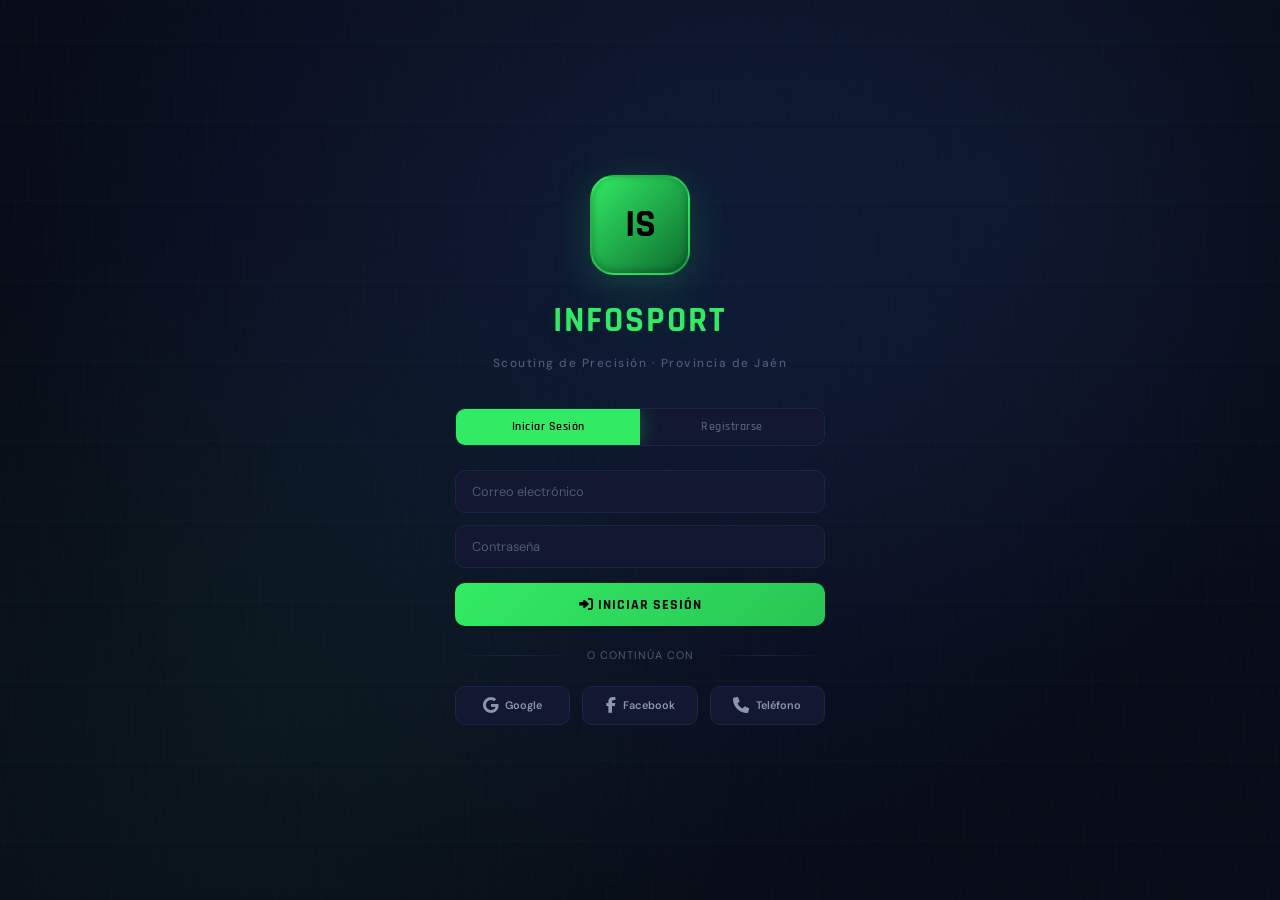
<file: infosport/index.html>
<!DOCTYPE html>
<html lang="es">
<head>
  <meta charset="UTF-8" />
  <meta name="viewport" content="width=device-width, initial-scale=1.0" />
  <title>InfoSport · Scouting de Precisión</title>
  <meta name="description" content="Plataforma de scouting de precisión y pasaporte digital para el fútbol base y sénior en la provincia de Jaén." />

  <!-- Google Fonts -->
  <link rel="preconnect" href="https://fonts.googleapis.com" />
  <link rel="preconnect" href="https://fonts.gstatic.com" crossorigin />
  <link href="https://fonts.googleapis.com/css2?family=Rajdhani:wght@400;500;600;700&family=DM+Sans:ital,opsz,wght@0,9..40,400;0,9..40,500;0,9..40,600;0,9..40,700;1,9..40,400&display=swap" rel="stylesheet" />

  <!-- Font Awesome 6 -->
  <link rel="stylesheet" href="https://cdnjs.cloudflare.com/ajax/libs/font-awesome/6.5.1/css/all.min.css" />

  <!-- App CSS -->
  <link rel="stylesheet" href="css/styles.css" />

  <!-- Favicon -->
  <link rel="icon" href="data:image/svg+xml,<svg xmlns='http://www.w3.org/2000/svg' viewBox='0 0 100 100'><text y='.9em' font-size='90'>⚽</text></svg>" />
</head>
<body>

<!-- ============ AUTH SCREEN ============ -->
<div class="auth-screen" id="auth-screen">
  <div class="auth-container">
    <div class="auth-logo">
      <div class="logo-placeholder">
        <!-- Hueco para <img src="logo.png"> -->
        IS
      </div>
      <h1>InfoSport</h1>
      <p>Scouting de Precisión · Provincia de Jaén</p>
    </div>

    <div class="auth-tabs">
      <button class="auth-tab active" data-auth-tab="login">Iniciar Sesión</button>
      <button class="auth-tab" data-auth-tab="register">Registrarse</button>
    </div>

    <!-- Login Form -->
    <form class="auth-form" id="auth-login-form">
      <input type="email" placeholder="Correo electrónico" required />
      <input type="password" placeholder="Contraseña" required />
      <button type="submit" class="auth-btn"><i class="fa-solid fa-right-to-bracket"></i> Iniciar Sesión</button>
    </form>

    <!-- Register Form (hidden initially) -->
    <form class="auth-form" id="auth-register-form" style="display:none;">
      <input type="text" placeholder="Nombre completo" required />
      <input type="email" placeholder="Correo electrónico" required />
      <input type="password" placeholder="Contraseña" required />
      <input type="password" placeholder="Confirmar contraseña" required />
      <select>
        <option value="">Selecciona tu rol</option>
        <option value="director">Director Deportivo / Club</option>
        <option value="jugador">Jugador / Familia</option>
        <option value="entrenador">Entrenador</option>
      </select>
      <button type="submit" class="auth-btn"><i class="fa-solid fa-user-plus"></i> Crear Cuenta</button>
    </form>

    <div class="auth-divider">o continúa con</div>

    <div class="auth-social">
      <button type="button" class="auth-social-btn" id="auth-google">
        <i class="fa-brands fa-google"></i>
        <span>Google</span>
      </button>
      <button type="button" class="auth-social-btn" id="auth-facebook">
        <i class="fa-brands fa-facebook-f"></i>
        <span>Facebook</span>
      </button>
      <button type="button" class="auth-social-btn" id="auth-phone">
        <i class="fa-solid fa-phone"></i>
        <span>Teléfono</span>
      </button>
    </div>
  </div>
</div>

<!-- ============ APP LAYOUT ============ -->
<div class="app-layout" style="display:none;" id="app-layout">

  <!-- ============ SIDEBAR ============ -->
  <aside class="sidebar">
    <div class="sidebar-brand">
      <div class="logo-icon">
        <!-- Hueco para <img src="logo.png" alt="InfoSport"> -->
        IS
      </div>
      <h1>InfoSport</h1>
    </div>

    <!-- Role Switcher -->
    <div class="role-switcher">
      <button class="role-btn active" data-role="director" onclick="App.switchRole('director')">
        <i class="fa-solid fa-briefcase"></i> Director
      </button>
      <button class="role-btn" data-role="jugador" onclick="App.switchRole('jugador')">
        <i class="fa-solid fa-futbol"></i> Jugador
      </button>
    </div>

    <nav class="sidebar-nav">
      <!-- Director Nav -->
      <div id="nav-director">
        <div class="nav-section-label">Principal</div>
        <div class="nav-item active" data-view="dashboard">
          <i class="fa-solid fa-gauge-high"></i>
          <span>Dashboard</span>
        </div>
        <div class="nav-item" data-view="scouting">
          <i class="fa-solid fa-binoculars"></i>
          <span>Scouting Pro</span>
          <span class="nav-badge" id="nav-badge-scouting">35</span>
        </div>

        <div class="nav-item" data-view="comparador">
          <i class="fa-solid fa-scale-balanced"></i>
          <span>Cara a Cara</span>
        </div>

        <div class="nav-section-label">Conexiones</div>
        <div class="nav-item" data-view="matchmaking">
          <i class="fa-solid fa-handshake"></i>
          <span>Matchmaking</span>
          <span class="nav-badge" id="nav-badge-matches">14</span>
        </div>

        <div class="nav-section-label">Servicios</div>
        <div class="nav-item" data-view="marketplace">
          <i class="fa-solid fa-store"></i>
          <span>Marketplace</span>
        </div>
      </div>

      <!-- Jugador Nav (hidden by default) -->
      <div id="nav-jugador" style="display:none;">
        <div class="nav-section-label">Mi Espacio</div>
        <div class="nav-item" data-view="passport">
          <i class="fa-solid fa-id-card"></i>
          <span>Mi Pasaporte</span>
        </div>
        <div class="nav-item" data-view="player-dashboard">
          <i class="fa-solid fa-chart-line"></i>
          <span>Mis Estadísticas</span>
        </div>

        <div class="nav-section-label">Conexiones</div>
        <div class="nav-item" data-view="player-matches">
          <i class="fa-solid fa-handshake"></i>
          <span>Mis Matches</span>
          <span class="nav-badge" id="nav-badge-player-matches">0</span>
        </div>

        <div class="nav-section-label">Servicios</div>
        <div class="nav-item" data-view="player-services">
          <i class="fa-solid fa-certificate"></i>
          <span>Mis Servicios</span>
        </div>
        <div class="nav-item" data-view="marketplace">
          <i class="fa-solid fa-store"></i>
          <span>Marketplace</span>
        </div>
      </div>
    </nav>

    <div class="sidebar-footer">
      <div class="user-card" id="sidebar-user-card">
        <div class="user-avatar" id="sidebar-avatar">DD</div>
        <div class="user-info">
          <div class="user-name" id="sidebar-name">Dir. Deportiva</div>
          <div class="user-role" id="sidebar-role">Real Jaén CF</div>
        </div>
      </div>
    </div>
  </aside>

  <!-- ============ MAIN CONTENT ============ -->
  <main class="main-content">

    <!-- Header -->
    <header class="top-header">
      <div class="header-left">
        <button class="hamburger" id="hamburger-btn"><i class="fa-solid fa-bars"></i></button>
        <div class="header-search">
          <i class="fa-solid fa-magnifying-glass"></i>
          <input type="text" id="global-search" placeholder="Buscar jugador por nombre..." />
        </div>
      </div>
      <div class="header-right">
        <button class="header-btn" title="Notificaciones" id="btn-notifications">
          <i class="fa-solid fa-bell"></i>
          <span class="notif-dot"></span>
        </button>
        <button class="header-btn" title="Configuración" id="btn-settings">
          <i class="fa-solid fa-gear"></i>
        </button>
      </div>
    </header>

    <!-- Page Content -->
    <div class="page-content">

      <!-- ========== DASHBOARD VIEW ========== -->
      <section class="view-section active" id="view-dashboard">
        <h2 class="page-title">Dashboard</h2>
        <p class="page-subtitle">Resumen general de la plataforma InfoSport · Provincia de Jaén</p>

        <div class="stats-row">
          <div class="stat-card">
            <div class="stat-icon green"><i class="fa-solid fa-users"></i></div>
            <div class="stat-info">
              <h3 id="stat-total">0</h3>
              <p>Jugadores Registrados</p>
              <div class="stat-trend up">↑ 18% este mes</div>
            </div>
          </div>
          <div class="stat-card">
            <div class="stat-icon blue"><i class="fa-solid fa-eye"></i></div>
            <div class="stat-info">
              <h3 id="stat-disponibles">0</h3>
              <p>Disponibles para clubes</p>
              <div class="stat-trend up">↑ 12% este mes</div>
            </div>
          </div>
          <div class="stat-card">
            <div class="stat-icon orange"><i class="fa-solid fa-medal"></i></div>
            <div class="stat-info">
              <h3 id="stat-sello">0</h3>
              <p>Sello Alto Rendimiento</p>
              <div class="stat-trend up">↑ 30% este mes</div>
            </div>
          </div>
          <div class="stat-card">
            <div class="stat-icon red"><i class="fa-solid fa-handshake"></i></div>
            <div class="stat-info">
              <h3 id="stat-matches">0</h3>
              <p>Matches Activos</p>
              <div class="stat-trend up">↑ 3 nuevos</div>
            </div>
          </div>
        </div>

        <div class="section-card">
          <div class="section-card-header">
            <h3><i class="fa-solid fa-fire"></i> Jugadores Destacados</h3>
            <button class="btn btn-sm btn-secondary" onclick="App.showView('scouting')">Ver todos <i class="fa-solid fa-arrow-right"></i></button>
          </div>
          <div class="section-card-body">
            <div class="players-grid" id="dashboard-players-grid"></div>
          </div>
        </div>
      </section>

      <!-- ========== SCOUTING VIEW ========== -->
      <section class="view-section" id="view-scouting">
        <h2 class="page-title">Buscador de Filtros Pro</h2>
        <p class="page-subtitle">El motor de scouting de precisión. Filtra por cualquier atributo técnico-deportivo.</p>

        <div class="filter-bar">
          <div class="filter-bar-title"><i class="fa-solid fa-sliders"></i> Filtros Avanzados</div>
          <div class="filter-grid">
            <div class="filter-group">
              <label>Nombre</label>
              <input type="text" id="filter-nombre" placeholder="Buscar..." />
            </div>
            <div class="filter-group">
              <label>Categoría</label>
              <select id="filter-categoria">
                <option value="">Todas</option>
                <option value="Alevín">Alevín</option>
                <option value="Infantil">Infantil</option>
                <option value="Cadete">Cadete</option>
                <option value="Juvenil">Juvenil</option>
                <option value="Sénior">Sénior</option>
              </select>
            </div>
            <div class="filter-group">
              <label>Posición</label>
              <select id="filter-posicion">
                <option value="">Todas</option>
                <option value="Portero">Portero</option>
                <option value="Central">Central</option>
                <option value="Lateral Derecho">Lateral Derecho</option>
                <option value="Lateral Izquierdo">Lateral Izquierdo</option>
                <option value="Mediocentro Defensivo">Mediocentro Defensivo</option>
                <option value="Mediocentro">Mediocentro</option>
                <option value="Interior Derecho">Interior Derecho</option>
                <option value="Interior Izquierdo">Interior Izquierdo</option>
                <option value="Mediapunta">Mediapunta</option>
                <option value="Extremo Derecho">Extremo Derecho</option>
                <option value="Extremo Izquierdo">Extremo Izquierdo</option>
                <option value="Delantero Centro">Delantero Centro</option>
                <option value="Segundo Delantero">Segundo Delantero</option>
              </select>
            </div>
            <div class="filter-group">
              <label>Localidad</label>
              <select id="filter-localidad">
                <option value="">Todas</option>
                <option value="Jaén">Jaén</option>
                <option value="Linares">Linares</option>
                <option value="Úbeda">Úbeda</option>
                <option value="Andújar">Andújar</option>
                <option value="Martos">Martos</option>
                <option value="Alcalá la Real">Alcalá la Real</option>
                <option value="Bailén">Bailén</option>
                <option value="Torredonjimeno">Torredonjimeno</option>
                <option value="La Carolina">La Carolina</option>
                <option value="Mancha Real">Mancha Real</option>
                <option value="Jódar">Jódar</option>
                <option value="Baeza">Baeza</option>
                <option value="Cazorla">Cazorla</option>
                <option value="Alcaudete">Alcaudete</option>
                <option value="Porcuna">Porcuna</option>
                <option value="Huelma">Huelma</option>
                <option value="Villacarrillo">Villacarrillo</option>
                <option value="Mengíbar">Mengíbar</option>
                <option value="Torreperogil">Torreperogil</option>
                <option value="Quesada">Quesada</option>
                <option value="Arjona">Arjona</option>
                <option value="Lopera">Lopera</option>
                <option value="Torredelcampo">Torredelcampo</option>
                <option value="Santisteban del Puerto">Santisteban del Puerto</option>
                <option value="Beas de Segura">Beas de Segura</option>
                <option value="Sabiote">Sabiote</option>
                <option value="Guarromán">Guarromán</option>
              </select>
            </div>
            <div class="filter-group">
              <label>Pierna</label>
              <select id="filter-pierna">
                <option value="">Todas</option>
                <option value="Derecha">Derecha</option>
                <option value="Izquierda">Izquierda</option>
                <option value="Ambidiestro">Ambidiestro</option>
              </select>
            </div>
            <div class="filter-group">
              <label>Sello</label>
              <select id="filter-sello">
                <option value="">Todos</option>
                <option value="gold">Alto Rendimiento</option>
                <option value="silver">En seguimiento</option>
                <option value="none">Sin sello</option>
              </select>
            </div>
            <div class="filter-group">
              <label>Goles mínimos</label>
              <input type="number" id="filter-goles-min" placeholder="0" min="0" />
            </div>
            <div class="filter-group">
              <label>Edad mínima</label>
              <input type="number" id="filter-edad-min" placeholder="12" min="8" max="40" />
            </div>
            <div class="filter-group">
              <label>Edad máxima</label>
              <input type="number" id="filter-edad-max" placeholder="35" min="8" max="40" />
            </div>
            <div class="filter-group filter-group-toggle">
              <label class="filter-toggle-label">Disponibilidad</label>
              <label class="toggle-switch">
                <input type="checkbox" id="filter-disponible" />
                <span class="toggle-slider"></span>
                <span class="toggle-label">Solo disponibles</span>
              </label>
            </div>
          </div>
          <div class="filter-actions">
            <button class="btn btn-primary" id="btn-filter-search"><i class="fa-solid fa-magnifying-glass"></i> Buscar</button>
            <button class="btn btn-secondary" id="btn-filter-reset"><i class="fa-solid fa-rotate-left"></i> Limpiar</button>
            <button class="btn btn-blue" id="btn-create-alert"><i class="fa-solid fa-bell"></i> Crear Alerta de Scouting</button>
          </div>
        </div>

        <!-- Active Scouting Alerts -->
        <div id="scouting-alerts-container" style="margin-bottom:1.25rem;"></div>

        <div class="results-info">
          <div class="results-count" id="results-count">Se encontraron <strong>0</strong> jugadores</div>
          <div class="results-actions">
            <div class="sort-control">
              <label for="sort-select"><i class="fa-solid fa-arrow-down-short-wide"></i></label>
              <select id="sort-select">
                <option value="nombre">Nombre (A-Z)</option>
                <option value="nombre-desc">Nombre (Z-A)</option>
                <option value="goles" selected>Más goles</option>
                <option value="asistencias">Más asistencias</option>
                <option value="partidos">Más partidos</option>
                <option value="edad-asc">Edad (menor)</option>
                <option value="edad-desc">Edad (mayor)</option>
              </select>
            </div>
          </div>
        </div>
        <div class="players-grid" id="scouting-players-grid"></div>
      </section>

      <!-- ========== COMPARADOR (CARA A CARA) VIEW ========== -->
      <section class="view-section" id="view-comparador"></section>

      <!-- ========== PROFILE VIEW ========== -->
      <section class="view-section" id="view-profile"></section>

      <!-- ========== MATCHMAKING VIEW ========== -->
      <section class="view-section" id="view-matchmaking">
        <h2 class="page-title">Zona de Contacto</h2>
        <p class="page-subtitle">Matchmaking entre jugadores y clubes. Gestiona solicitudes y chats privados.</p>

        <div class="stats-row" style="margin-bottom:1.5rem;" id="matchmaking-stats-row"></div>
        <div class="matchmaking-grid" id="matchmaking-grid-view"></div>
      </section>

      <!-- ========== MARKETPLACE VIEW ========== -->
      <section class="view-section" id="view-marketplace">
        <h2 class="page-title">Directorio de Servicios InfoSport</h2>
        <p class="page-subtitle">Servicios técnico-deportivos de partners certificados. Contrátalos para desbloquear el Sello de Alto Rendimiento.</p>

        <div class="stats-row" style="margin-bottom:1.5rem;">
          <div class="stat-card">
            <div class="stat-icon green"><i class="fa-solid fa-store"></i></div>
            <div class="stat-info"><h3>6</h3><p>Servicios disponibles</p></div>
          </div>
          <div class="stat-card">
            <div class="stat-icon blue"><i class="fa-solid fa-handshake-angle"></i></div>
            <div class="stat-info"><h3>6</h3><p>Partners certificados</p></div>
          </div>
          <div class="stat-card">
            <div class="stat-icon orange"><i class="fa-solid fa-lock-open"></i></div>
            <div class="stat-info"><h3>3</h3><p>Desbloquean Sello</p></div>
          </div>
        </div>
        <div class="marketplace-grid" id="marketplace-grid"></div>
      </section>

      <!-- ========== PLAYER PASSPORT VIEW ========== -->
      <section class="view-section" id="view-passport"></section>

      <!-- ========== PLAYER DASHBOARD VIEW ========== -->
      <section class="view-section" id="view-player-dashboard"></section>

      <!-- ========== PLAYER MATCHES VIEW ========== -->
      <section class="view-section" id="view-player-matches"></section>

      <!-- ========== PLAYER SERVICES VIEW ========== -->
      <section class="view-section" id="view-player-services"></section>

      <!-- ========== LEGAL VIEW ========== -->
      <section class="view-section" id="view-legal">
        <button class="back-btn" onclick="App.goBack()"><i class="fa-solid fa-arrow-left"></i> Volver</button>
        <h2 class="page-title">Aviso Legal</h2>
        <p class="page-subtitle">Información legal, privacidad y condiciones de uso de InfoSport.</p>

        <div class="section-card">
          <div class="section-card-body">
            <div class="legal-content">

              <h2><i class="fa-solid fa-building"></i> Quiénes Somos</h2>
              <p>InfoSport es una plataforma digital de scouting de precisión y pasaporte deportivo, diseñada para conectar a jugadores, clubes, entrenadores y profesionales del fútbol base y sénior en la provincia de Jaén (Andalucía, España).</p>
              <p>Nuestra misión es democratizar el acceso a las oportunidades deportivas, proporcionando herramientas tecnológicas de nivel profesional que permitan a cada jugador, independientemente de su localidad o recursos, ser visible para los clubes y acceder a servicios técnico-deportivos de calidad.</p>
              <p>InfoSport nace con la vocación de transformar el ecosistema del fútbol provincial, aportando transparencia, datos y tecnología al proceso de captación y desarrollo de talento.</p>

              <h2><i class="fa-solid fa-copyright"></i> Derechos de Autor (Copyright)</h2>
              <p>© 2026 InfoSport. Todos los derechos reservados.</p>
              <p>El contenido de esta plataforma, incluyendo pero no limitado a: textos, gráficos, logotipos, iconos, imágenes, clips de audio y vídeo, compilaciones de datos, software y su diseño, está protegido por las leyes de propiedad intelectual e industrial vigentes en España y en la Unión Europea.</p>
              <p>Queda expresamente prohibida la reproducción, distribución, comunicación pública o transformación, total o parcial, del contenido de esta plataforma sin la autorización expresa y por escrito de InfoSport, salvo en los casos previstos legalmente.</p>
              <h3>Marcas registradas</h3>
              <p>InfoSport, el logotipo de InfoSport, "Scouting de Precisión", "Pasaporte Digital" y "Sello de Alto Rendimiento" son marcas o denominaciones de InfoSport. El uso no autorizado de estas marcas está prohibido.</p>

              <h2><i class="fa-solid fa-shield-halved"></i> Política de Privacidad</h2>
              <p>En InfoSport nos tomamos muy en serio la protección de los datos personales de nuestros usuarios. Esta política describe cómo recopilamos, usamos, almacenamos y protegemos la información personal, en cumplimiento del Reglamento General de Protección de Datos (RGPD - UE 2016/679) y la Ley Orgánica 3/2018 de Protección de Datos Personales y garantía de los derechos digitales (LOPDGDD).</p>

              <h3>Responsable del tratamiento</h3>
              <p>InfoSport · Provincia de Jaén, Andalucía, España.<br>Contacto de protección de datos: <a href="mailto:privacidad@infosport.es">privacidad@infosport.es</a></p>

              <h3>Datos que recopilamos</h3>
              <ul>
                <li><strong>Datos de identificación:</strong> Nombre, apellidos, fecha de nacimiento, localidad, fotografía (opcional).</li>
                <li><strong>Datos deportivos:</strong> Posición, categoría, historial de equipos, estadísticas de rendimiento, valoraciones de entrenadores, multimedia deportiva.</li>
                <li><strong>Datos de contacto:</strong> Correo electrónico, teléfono (opcional).</li>
                <li><strong>Datos de navegación:</strong> Dirección IP, tipo de navegador, páginas visitadas, hora de acceso (con fines analíticos y de seguridad).</li>
                <li><strong>Datos de clubes:</strong> Nombre del club, categorías, necesidades de plantilla, datos de contacto del responsable deportivo.</li>
              </ul>

              <h3>Finalidad del tratamiento</h3>
              <ul>
                <li>Gestión de perfiles deportivos (pasaporte digital del jugador).</li>
                <li>Funcionamiento del sistema de matchmaking entre jugadores y clubes.</li>
                <li>Prestación de servicios de scouting y análisis deportivo.</li>
                <li>Gestión del Marketplace de servicios técnico-deportivos.</li>
                <li>Comunicaciones relacionadas con la plataforma y sus servicios.</li>
                <li>Mejora continua de la experiencia de usuario y la plataforma.</li>
              </ul>

              <h3>Base legal del tratamiento</h3>
              <p>El tratamiento de datos se fundamenta en: (a) el consentimiento del usuario al registrarse y aceptar estas condiciones; (b) la ejecución del contrato de prestación de servicios; (c) el interés legítimo de InfoSport en mejorar sus servicios.</p>

              <h3>Conservación de datos</h3>
              <p>Los datos personales se conservarán mientras el usuario mantenga su cuenta activa en la plataforma. Una vez solicitada la baja, los datos serán eliminados en un plazo máximo de 30 días, salvo que exista obligación legal de conservarlos durante un período determinado.</p>

              <h3>Derechos del usuario</h3>
              <p>De conformidad con el RGPD, los usuarios tienen derecho a:</p>
              <ul>
                <li><strong>Acceso:</strong> Conocer qué datos personales se tratan.</li>
                <li><strong>Rectificación:</strong> Corregir datos inexactos o incompletos.</li>
                <li><strong>Supresión:</strong> Solicitar la eliminación de sus datos ("derecho al olvido").</li>
                <li><strong>Limitación:</strong> Restringir el tratamiento en determinadas circunstancias.</li>
                <li><strong>Portabilidad:</strong> Recibir sus datos en un formato estructurado e interoperable.</li>
                <li><strong>Oposición:</strong> Oponerse al tratamiento de sus datos por motivos legítimos.</li>
              </ul>
              <p>Para ejercer cualquiera de estos derechos, contacte con nosotros en: <a href="mailto:privacidad@infosport.es">privacidad@infosport.es</a></p>

              <h2><i class="fa-solid fa-database"></i> Manejo de Datos de Jugadores y Clubes</h2>
              <p>InfoSport actúa como plataforma intermediaria que facilita la conexión entre jugadores y clubes. En este contexto:</p>
              <ul>
                <li>Los datos deportivos de los jugadores (estadísticas, valoraciones, multimedia) son proporcionados por los propios usuarios, sus tutores legales (en el caso de menores) o por los clubes/entrenadores autorizados.</li>
                <li>Los jugadores tienen control total sobre la visibilidad de su perfil. Pueden activar o desactivar su visibilidad para los clubes en cualquier momento.</li>
                <li>Las valoraciones del "Muro del Entrenador" solo se publican con conocimiento del jugador y/o sus tutores.</li>
                <li>El sistema de matchmaking nunca comparte datos de contacto personales sin el consentimiento explícito de ambas partes.</li>
                <li>Los datos de menores de edad (menores de 14 años según la LOPDGDD) requieren el consentimiento expreso de sus padres o tutores legales para su tratamiento.</li>
                <li>InfoSport no vende ni cede datos personales a terceros con fines comerciales.</li>
              </ul>

              <h3>Seguridad de los datos</h3>
              <p>InfoSport implementa medidas técnicas y organizativas apropiadas para garantizar la seguridad de los datos personales, incluyendo cifrado de datos en tránsito (SSL/TLS), control de accesos, copias de seguridad periódicas y auditorías de seguridad.</p>

              <h3>Cookies</h3>
              <p>Esta plataforma utiliza cookies técnicas necesarias para su funcionamiento. No se utilizan cookies de seguimiento publicitario de terceros. Las cookies de análisis, en caso de implementarse, serán anonimizadas y solo se activarán con el consentimiento previo del usuario.</p>

              <p style="margin-top:2rem;padding:1rem;background:rgba(50,235,100,0.06);border:1px solid rgba(50,235,100,0.15);border-radius:8px;font-size:0.8rem;color:var(--text-secondary);">
                <strong style="color:var(--accent);">Última actualización:</strong> 8 de marzo de 2026. InfoSport se reserva el derecho de modificar esta política de privacidad y aviso legal para adaptarla a cambios legislativos o de funcionalidad. Cualquier modificación será comunicada a los usuarios a través de la plataforma.
              </p>
            </div>
          </div>
        </div>
      </section>

    </div><!-- .page-content -->

    <!-- Footer -->
    <footer class="app-footer">
      <span>© 2026 InfoSport · Scouting de Precisión · Provincia de Jaén</span>
      &nbsp;·&nbsp;
      <a href="#" onclick="App.showView('legal'); return false;">Aviso Legal</a>
    </footer>

  </main>
</div><!-- .app-layout -->

<!-- ============ NOTIFICATIONS PANEL ============ -->
<div class="notifications-backdrop" id="notifications-backdrop"></div>
<div class="notifications-panel" id="notifications-panel">
  <div class="notifications-header">
    <h3><i class="fa-solid fa-bell"></i> Notificaciones</h3>
    <button class="notifications-close" id="notifications-close">&times;</button>
  </div>
  <div class="notifications-list" id="notifications-list"></div>
</div>

<!-- ============ SETTINGS OVERLAY ============ -->
<div class="settings-overlay" id="settings-overlay">
  <div class="settings-panel">
    <div class="settings-header">
      <h2><i class="fa-solid fa-gear"></i> Configuración</h2>
      <button class="settings-close" id="settings-close">&times;</button>
    </div>
    <div class="settings-body">
      <div class="settings-section">
        <div class="settings-section-title">Cuenta</div>
        <div class="settings-item">
          <div class="settings-item-info">
            <i class="fa-solid fa-user"></i>
            <div><div class="item-label">Perfil</div><div class="item-desc">Nombre, foto y datos de cuenta</div></div>
          </div>
          <div class="settings-item-action"><i class="fa-solid fa-chevron-right"></i></div>
        </div>
        <div class="settings-item">
          <div class="settings-item-info">
            <i class="fa-solid fa-envelope"></i>
            <div><div class="item-label">Correo electrónico</div><div class="item-desc">direccion@realjaen.es</div></div>
          </div>
          <div class="settings-item-action"><i class="fa-solid fa-chevron-right"></i></div>
        </div>
        <div class="settings-item">
          <div class="settings-item-info">
            <i class="fa-solid fa-key"></i>
            <div><div class="item-label">Cambiar contraseña</div><div class="item-desc">Actualiza tu contraseña de acceso</div></div>
          </div>
          <div class="settings-item-action"><i class="fa-solid fa-chevron-right"></i></div>
        </div>
      </div>

      <div class="settings-section">
        <div class="settings-section-title">Notificaciones</div>
        <div class="settings-item">
          <div class="settings-item-info">
            <i class="fa-solid fa-bell"></i>
            <div><div class="item-label">Push notifications</div><div class="item-desc">Recibir avisos en el navegador</div></div>
          </div>
          <div class="settings-item-action">
            <label class="toggle-switch"><input type="checkbox" checked /><span class="toggle-slider"></span></label>
          </div>
        </div>
        <div class="settings-item">
          <div class="settings-item-info">
            <i class="fa-solid fa-envelope-open"></i>
            <div><div class="item-label">Notificaciones por email</div><div class="item-desc">Resumen diario de actividad</div></div>
          </div>
          <div class="settings-item-action">
            <label class="toggle-switch"><input type="checkbox" /><span class="toggle-slider"></span></label>
          </div>
        </div>
        <div class="settings-item">
          <div class="settings-item-info">
            <i class="fa-solid fa-handshake"></i>
            <div><div class="item-label">Alertas de matchmaking</div><div class="item-desc">Nuevas solicitudes y matches</div></div>
          </div>
          <div class="settings-item-action">
            <label class="toggle-switch"><input type="checkbox" checked /><span class="toggle-slider"></span></label>
          </div>
        </div>
      </div>

      <div class="settings-section">
        <div class="settings-section-title">Privacidad</div>
        <div class="settings-item">
          <div class="settings-item-info">
            <i class="fa-solid fa-eye"></i>
            <div><div class="item-label">Visibilidad del perfil</div><div class="item-desc">Controla quién puede ver tu información</div></div>
          </div>
          <div class="settings-item-action">
            <select><option>Público</option><option>Solo clubes</option><option>Privado</option></select>
          </div>
        </div>
        <div class="settings-item">
          <div class="settings-item-info">
            <i class="fa-solid fa-shield-halved"></i>
            <div><div class="item-label">Datos deportivos</div><div class="item-desc">Compartir estadísticas con clubes</div></div>
          </div>
          <div class="settings-item-action">
            <label class="toggle-switch"><input type="checkbox" checked /><span class="toggle-slider"></span></label>
          </div>
        </div>
        <div class="settings-item">
          <div class="settings-item-info">
            <i class="fa-solid fa-download"></i>
            <div><div class="item-label">Exportar mis datos</div><div class="item-desc">Descarga toda tu información (RGPD)</div></div>
          </div>
          <div class="settings-item-action"><i class="fa-solid fa-chevron-right"></i></div>
        </div>
      </div>

      <div class="settings-section">
        <div class="settings-section-title">Apariencia</div>
        <div class="settings-item">
          <div class="settings-item-info">
            <i class="fa-solid fa-palette"></i>
            <div><div class="item-label">Tema</div><div class="item-desc">Modo oscuro por defecto</div></div>
          </div>
          <div class="settings-item-action">
            <select><option>Oscuro</option><option>Claro</option><option>Sistema</option></select>
          </div>
        </div>
        <div class="settings-item">
          <div class="settings-item-info">
            <i class="fa-solid fa-language"></i>
            <div><div class="item-label">Idioma</div><div class="item-desc">Idioma de la interfaz</div></div>
          </div>
          <div class="settings-item-action">
            <select><option>Español</option><option>English</option></select>
          </div>
        </div>
      </div>

      <div class="settings-section">
        <div class="settings-section-title">Soporte</div>
        <div class="settings-item">
          <div class="settings-item-info">
            <i class="fa-solid fa-circle-question"></i>
            <div><div class="item-label">Centro de ayuda</div><div class="item-desc">Preguntas frecuentes y tutoriales</div></div>
          </div>
          <div class="settings-item-action"><i class="fa-solid fa-chevron-right"></i></div>
        </div>
        <div class="settings-item">
          <div class="settings-item-info">
            <i class="fa-solid fa-bug"></i>
            <div><div class="item-label">Reportar un problema</div><div class="item-desc">Enviar feedback al equipo técnico</div></div>
          </div>
          <div class="settings-item-action"><i class="fa-solid fa-chevron-right"></i></div>
        </div>
        <div class="settings-item">
          <div class="settings-item-info">
            <i class="fa-solid fa-scale-balanced"></i>
            <div><div class="item-label">Aviso legal</div><div class="item-desc">Privacidad, copyright y condiciones</div></div>
          </div>
          <div class="settings-item-action" onclick="App.showView('legal'); document.getElementById('settings-overlay').classList.remove('open');"><i class="fa-solid fa-chevron-right"></i></div>
        </div>
      </div>

      <div class="settings-section">
        <div class="settings-section-title">Sesión</div>
        <div class="settings-item">
          <div class="settings-item-info">
            <i class="fa-solid fa-right-from-bracket" style="color:var(--danger)"></i>
            <div><div class="item-label" style="color:var(--danger)">Cerrar sesión</div><div class="item-desc">Salir de tu cuenta de InfoSport</div></div>
          </div>
          <div class="settings-item-action" onclick="App.logout()" style="cursor:pointer;"><i class="fa-solid fa-chevron-right" style="color:var(--danger)"></i></div>
        </div>
      </div>
    </div>
  </div>
</div>

<!-- Toast Container -->
<div class="toast-container" id="toast-container"></div>

<!-- Modal Overlay -->
<div class="modal-overlay" id="modal-overlay">
  <div class="modal-box">
    <div class="modal-header">
      <h3 id="modal-title">Modal</h3>
      <button class="modal-close" onclick="document.getElementById('modal-overlay').classList.remove('active')">&times;</button>
    </div>
    <div class="modal-body" id="modal-body"></div>
    <div class="modal-footer">
      <button class="btn btn-secondary" onclick="document.getElementById('modal-overlay').classList.remove('active')">Cerrar</button>
    </div>
  </div>
</div>

<!-- Scripts -->
<script src="js/data.js"></script>
<script src="js/app.js"></script>

</body>
</html>
</file>
<file: infosport/css/styles.css>
/* ============================================
   InfoSport – Scouting de Precisión v2.1
   Theme: Deep Navy + Neon Green (#32eb64)
   Fonts: Rajdhani (headings) + DM Sans (body)
   Premium Sport-Tech Design System
   ============================================ */

/* ---------- CSS Variables ---------- */
:root {
  --bg-primary: #080c18;
  --bg-secondary: #0d1224;
  --bg-card: #111830;
  --bg-card-hover: #161f3d;
  --bg-input: #0e1429;
  --border-color: #1c2545;
  --border-glow: #243060;
  --accent: #32eb64;
  --accent-dark: #28c554;
  --accent-soft: #2ad45a;
  --accent-glow: rgba(50, 235, 100, 0.3);
  --accent-glow-lg: rgba(50, 235, 100, 0.15);
  --accent-secondary: #448aff;
  --accent-secondary-glow: rgba(68, 138, 255, 0.25);
  --danger: #ff5252;
  --warning: #ffc107;
  --success: #32eb64;
  --text-primary: #e8ecf4;
  --text-secondary: #8b95b0;
  --text-muted: #4e5a78;
  --sidebar-width: 270px;
  --header-height: 68px;
  --radius: 14px;
  --radius-sm: 10px;
  --radius-xs: 6px;
  --shadow: 0 4px 30px rgba(0, 0, 0, 0.4);
  --shadow-lg: 0 12px 48px rgba(0, 0, 0, 0.55);
  --shadow-glow: 0 0 40px rgba(50, 235, 100, 0.08);
  --transition: 0.28s cubic-bezier(0.4, 0, 0.2, 1);
  --font-heading: 'Rajdhani', 'Segoe UI', system-ui, sans-serif;
  --font-body: 'DM Sans', 'Segoe UI', system-ui, sans-serif;
}

/* ---------- Reset & Base ---------- */
*, *::before, *::after { margin: 0; padding: 0; box-sizing: border-box; }
html { font-size: 14px; scroll-behavior: smooth; }

body {
  font-family: var(--font-body);
  background: var(--bg-primary);
  color: var(--text-primary);
  line-height: 1.6;
  min-height: 100vh;
  overflow-x: hidden;
  -webkit-font-smoothing: antialiased;
}

/* Subtle grass-field texture overlay */
body::after {
  content: '';
  position: fixed;
  inset: 0;
  z-index: 0;
  pointer-events: none;
  background:
    /* Soft vertical grass blades – layer 1 */
    repeating-linear-gradient(
      92deg,
      transparent 0px,
      transparent 3px,
      rgba(40, 180, 70, 0.018) 3px,
      rgba(40, 180, 70, 0.018) 4px,
      transparent 4px,
      transparent 9px
    ),
    /* Grass blades – layer 2 (offset) */
    repeating-linear-gradient(
      88deg,
      transparent 0px,
      transparent 5px,
      rgba(34, 160, 58, 0.015) 5px,
      rgba(34, 160, 58, 0.015) 6px,
      transparent 6px,
      transparent 13px
    ),
    /* Grass blades – layer 3 (wider spacing) */
    repeating-linear-gradient(
      95deg,
      transparent 0px,
      transparent 7px,
      rgba(50, 200, 80, 0.012) 7px,
      rgba(50, 200, 80, 0.012) 8px,
      transparent 8px,
      transparent 18px
    ),
    /* Subtle mowed-stripe effect (horizontal bands) */
    repeating-linear-gradient(
      180deg,
      rgba(50, 235, 100, 0.012) 0px,
      transparent 2px,
      transparent 30px,
      rgba(50, 235, 100, 0.018) 30px,
      rgba(50, 235, 100, 0.018) 32px,
      transparent 32px,
      transparent 60px
    ),
    /* Very soft green ambient glow */
    radial-gradient(
      ellipse at 50% 50%,
      rgba(50, 235, 100, 0.025) 0%,
      transparent 70%
    );
  opacity: 1;
}

/* Football pitch texture — subtle professional background */
.app-layout {
  background:
    /* Pitch field-line grid (very faint) */
    radial-gradient(ellipse at 50% -20%, rgba(50,235,100,0.06) 0%, transparent 55%),
    radial-gradient(ellipse at 80% 100%, rgba(68,138,255,0.04) 0%, transparent 50%),
    repeating-linear-gradient(
      90deg,
      transparent 0px, transparent 60px,
      rgba(50,235,100,0.012) 60px, rgba(50,235,100,0.012) 62px
    ),
    repeating-linear-gradient(
      0deg,
      transparent 0px, transparent 60px,
      rgba(50,235,100,0.012) 60px, rgba(50,235,100,0.012) 62px
    ),
    /* Grass-like noise grain */
    repeating-linear-gradient(
      175deg,
      transparent, transparent 2px,
      rgba(50, 235, 100, 0.008) 2px,
      rgba(50, 235, 100, 0.008) 3px
    ),
    var(--bg-primary);
  background-attachment: fixed;
  position: relative;
}

a { color: var(--accent); text-decoration: none; transition: var(--transition); }
a:hover { color: var(--accent-dark); text-shadow: 0 0 12px var(--accent-glow); }
img { max-width: 100%; display: block; }
button { cursor: pointer; font-family: var(--font-body); border: none; outline: none; }
input, select, textarea { font-family: var(--font-body); outline: none; border: none; }

h1, h2, h3, h4, h5, h6, .page-title, .sidebar-brand h1, .auth-logo h1 {
  font-family: var(--font-heading);
  letter-spacing: 0.5px;
}

::-webkit-scrollbar { width: 7px; height: 7px; }
::-webkit-scrollbar-track { background: var(--bg-primary); }
::-webkit-scrollbar-thumb { background: var(--border-color); border-radius: 4px; }
::-webkit-scrollbar-thumb:hover { background: var(--text-muted); }

::selection { background: rgba(50, 235, 100, 0.25); color: #fff; }

/* ============================================
   AUTH SCREEN
   ============================================ */
.auth-screen {
  position: fixed; inset: 0; z-index: 9999;
  background: radial-gradient(ellipse at 50% 30%, #0f1a35 0%, #080c18 70%);
  display: flex; align-items: center; justify-content: center;
  flex-direction: column;
  transition: opacity 0.5s ease, visibility 0.5s ease;
}
.auth-screen::before {
  content: '';
  position: absolute; inset: 0;
  background:
    /* Subtle grass blades on auth */
    repeating-linear-gradient(
      93deg,
      transparent 0px, transparent 4px,
      rgba(40, 180, 70, 0.014) 4px, rgba(40, 180, 70, 0.014) 5px,
      transparent 5px, transparent 11px
    ),
    repeating-linear-gradient(
      87deg,
      transparent 0px, transparent 6px,
      rgba(34, 160, 58, 0.01) 6px, rgba(34, 160, 58, 0.01) 7px,
      transparent 7px, transparent 15px
    ),
    /* Mowed-stripe bands */
    repeating-linear-gradient(
      180deg,
      rgba(50, 235, 100, 0.01) 0px, transparent 2px,
      transparent 40px,
      rgba(50, 235, 100, 0.015) 40px, rgba(50, 235, 100, 0.015) 42px,
      transparent 42px, transparent 80px
    ),
    radial-gradient(circle at 20% 80%, rgba(50,235,100,0.05), transparent 40%),
    radial-gradient(circle at 80% 20%, rgba(68,138,255,0.05), transparent 40%);
  pointer-events: none;
}
.auth-screen.hidden { opacity: 0; visibility: hidden; pointer-events: none; }

.auth-container {
  width: 100%; max-width: 440px; padding: 2.5rem;
  text-align: center; position: relative; z-index: 1;
}

.auth-logo { margin-bottom: 2.5rem; }
.auth-logo .logo-placeholder {
  width: 100px; height: 100px;
  margin: 0 auto 1.25rem;
  border-radius: 24px;
  background: linear-gradient(135deg, var(--accent), #0d6b2e);
  display: flex; align-items: center; justify-content: center;
  font-size: 2.8rem; font-weight: 700; color: #000;
  font-family: var(--font-heading);
  border: 2px solid rgba(50,235,100,0.4);
  box-shadow: 0 8px 40px rgba(50,235,100,0.2), inset 0 -2px 8px rgba(0,0,0,0.3);
}
.auth-logo h1 {
  font-size: 2.5rem; font-weight: 700;
  letter-spacing: 2px; color: var(--accent);
  text-transform: uppercase;
  text-shadow: 0 0 30px rgba(50,235,100,0.15);
}
.auth-logo p {
  font-size: 0.85rem; color: var(--text-muted);
  margin-top: 0.35rem; letter-spacing: 1.5px; font-weight: 500;
}

.auth-tabs {
  display: flex; margin-bottom: 1.75rem;
  border-radius: var(--radius-sm); overflow: hidden;
  border: 1px solid var(--border-color);
  background: var(--bg-card);
}
.auth-tab {
  flex: 1; padding: 0.75rem;
  background: transparent; color: var(--text-muted);
  font-weight: 600; font-size: 0.88rem;
  font-family: var(--font-heading);
  letter-spacing: 0.5px;
  transition: var(--transition);
}
.auth-tab.active {
  background: var(--accent); color: #000;
  box-shadow: 0 0 20px var(--accent-glow);
}
.auth-tab:hover:not(.active) { color: var(--text-secondary); }

.auth-form { display: flex; flex-direction: column; gap: 0.85rem; }
.auth-form input, .auth-form select {
  width: 100%; padding: 0.85rem 1.15rem;
  background: var(--bg-card); border: 1px solid var(--border-color);
  border-radius: var(--radius-sm); color: var(--text-primary);
  font-size: 0.92rem; transition: var(--transition);
}
.auth-form input::placeholder { color: var(--text-muted); }
.auth-form input:focus, .auth-form select:focus {
  border-color: var(--accent);
  box-shadow: 0 0 0 3px var(--accent-glow), 0 0 20px rgba(50,235,100,0.06);
  background: var(--bg-card-hover);
}
.auth-form select { cursor: pointer; }
.auth-form select option { background: var(--bg-secondary); }

.auth-btn {
  width: 100%; padding: 0.9rem;
  background: linear-gradient(135deg, var(--accent), var(--accent-dark));
  color: #000; font-weight: 700; font-size: 1rem;
  font-family: var(--font-heading);
  letter-spacing: 1px; text-transform: uppercase;
  border-radius: var(--radius-sm); transition: var(--transition);
  margin-top: 0.25rem;
}
.auth-btn:hover {
  background: linear-gradient(135deg, var(--accent-dark), var(--accent));
  box-shadow: 0 0 35px var(--accent-glow), 0 4px 20px rgba(0,0,0,0.3);
  transform: translateY(-1px);
}

.auth-divider {
  display: flex; align-items: center; gap: 1rem;
  margin: 1.5rem 0; color: var(--text-muted);
  font-size: 0.78rem; text-transform: uppercase; letter-spacing: 1px;
}
.auth-divider::before, .auth-divider::after {
  content: ''; flex: 1; height: 1px;
  background: linear-gradient(90deg, transparent, var(--border-color), transparent);
}

.auth-social { display: flex; gap: 0.85rem; }
.auth-social-btn {
  flex: 1; padding: 0.75rem;
  background: var(--bg-card); border: 1px solid var(--border-color);
  border-radius: var(--radius-sm); color: var(--text-secondary);
  font-size: 1.15rem; display: flex; align-items: center;
  justify-content: center; gap: 0.5rem; transition: var(--transition);
}
.auth-social-btn:hover {
  border-color: var(--accent); color: var(--accent);
  box-shadow: 0 0 20px rgba(50,235,100,0.08);
  background: var(--bg-card-hover);
}
.auth-social-btn span { font-size: 0.78rem; font-weight: 600; }

/* ============================================
   LAYOUT
   ============================================ */
.app-layout { display: flex; min-height: 100vh; }

/* ---------- Sidebar ---------- */
.sidebar {
  position: fixed; top: 0; left: 0;
  width: var(--sidebar-width); height: 100vh;
  background: linear-gradient(180deg, #0d1228 0%, #091020 100%);
  border-right: 1px solid var(--border-color);
  display: flex; flex-direction: column;
  z-index: 100; transition: transform var(--transition);
}

.sidebar-brand {
  height: var(--header-height);
  display: flex; align-items: center;
  padding: 0 1.5rem;
  border-bottom: 1px solid var(--border-color);
  gap: 0.85rem;
  background: linear-gradient(135deg, rgba(50,235,100,0.04), transparent);
}
.sidebar-brand .logo-icon {
  width: 40px; height: 40px;
  border-radius: 12px; overflow: hidden;
  display: flex; align-items: center; justify-content: center;
  flex-shrink: 0;
  background: linear-gradient(135deg, var(--accent), #0d6b2e);
  font-size: 1.15rem; font-weight: 700; color: #000;
  font-family: var(--font-heading);
  box-shadow: 0 2px 12px rgba(50,235,100,0.2);
}
.sidebar-brand .logo-icon img { width: 100%; height: 100%; object-fit: cover; }
.sidebar-brand h1 {
  font-size: 1.35rem; font-weight: 700; letter-spacing: 1.5px;
  color: var(--accent); text-transform: uppercase;
}

.sidebar-nav { flex: 1; padding: 1.25rem 0; overflow-y: auto; }

.nav-section-label {
  padding: 1rem 1.5rem 0.5rem;
  font-size: 0.6rem; font-weight: 700;
  font-family: var(--font-heading);
  text-transform: uppercase; letter-spacing: 2.5px;
  color: var(--text-muted);
}

.nav-item {
  display: flex; align-items: center; gap: 0.85rem;
  padding: 0.75rem 1.5rem; margin: 0 0.75rem;
  color: var(--text-secondary); font-size: 0.92rem; font-weight: 500;
  cursor: pointer; transition: var(--transition);
  position: relative; border-radius: var(--radius-sm);
}
.nav-item:hover {
  color: var(--text-primary);
  background: rgba(50,235,100,0.04);
}
.nav-item.active {
  color: var(--accent);
  background: rgba(50,235,100,0.08);
  box-shadow: inset 3px 0 0 var(--accent);
  font-weight: 600;
}
.nav-item i { width: 22px; text-align: center; font-size: 1.05rem; }
.nav-item .nav-badge {
  margin-left: auto;
  background: linear-gradient(135deg, var(--accent), var(--accent-dark));
  color: #000; font-size: 0.65rem; font-weight: 700;
  font-family: var(--font-heading);
  padding: 2px 9px; border-radius: 10px;
  box-shadow: 0 0 10px rgba(50,235,100,0.15);
}

.sidebar-footer { padding: 1.15rem 1.5rem; border-top: 1px solid var(--border-color); }
.sidebar-footer .user-card { display: flex; align-items: center; gap: 0.85rem; }
.sidebar-footer .user-avatar {
  width: 40px; height: 40px; border-radius: 50%;
  background: linear-gradient(135deg, var(--accent), #0d6b2e);
  display: flex; align-items: center; justify-content: center;
  font-weight: 700; font-size: 0.9rem; color: #000;
  font-family: var(--font-heading);
  flex-shrink: 0; box-shadow: 0 2px 10px rgba(50,235,100,0.15);
}
.sidebar-footer .user-info { flex: 1; min-width: 0; }
.sidebar-footer .user-name {
  font-size: 0.88rem; font-weight: 600; color: var(--text-primary);
  white-space: nowrap; overflow: hidden; text-overflow: ellipsis;
}
.sidebar-footer .user-role { font-size: 0.72rem; color: var(--text-muted); }

/* ---------- Main Content ---------- */
.main-content {
  margin-left: var(--sidebar-width); flex: 1;
  min-height: 100vh; display: flex; flex-direction: column;
}

/* ---------- Header ---------- */
.top-header {
  height: var(--header-height);
  background: rgba(13, 18, 36, 0.85);
  backdrop-filter: blur(16px); -webkit-backdrop-filter: blur(16px);
  border-bottom: 1px solid var(--border-color);
  display: flex; align-items: center; justify-content: space-between;
  padding: 0 2rem; position: sticky; top: 0; z-index: 50;
}
.header-left { display: flex; align-items: center; gap: 1rem; }
.hamburger {
  display: none; background: none;
  color: var(--text-secondary); font-size: 1.3rem; padding: 0.25rem;
}

.header-search { position: relative; }
.header-search input {
  width: 340px; padding: 0.6rem 1rem 0.6rem 2.6rem;
  background: var(--bg-card); border: 1px solid var(--border-color);
  border-radius: 50px; color: var(--text-primary); font-size: 0.88rem;
  transition: var(--transition);
}
.header-search input::placeholder { color: var(--text-muted); }
.header-search input:focus {
  border-color: var(--accent);
  box-shadow: 0 0 0 3px var(--accent-glow), 0 0 20px rgba(50,235,100,0.05);
  background: var(--bg-card-hover);
  width: 400px;
}
.header-search i {
  position: absolute; left: 1rem; top: 50%; transform: translateY(-50%);
  color: var(--text-muted); font-size: 0.88rem;
}

.header-right { display: flex; align-items: center; gap: 0.85rem; }
.header-btn {
  width: 42px; height: 42px; border-radius: 50%;
  background: var(--bg-card); border: 1px solid var(--border-color);
  color: var(--text-secondary); display: flex; align-items: center; justify-content: center;
  font-size: 1.05rem; transition: var(--transition); position: relative;
}
.header-btn:hover {
  border-color: var(--accent); color: var(--accent);
  box-shadow: 0 0 20px rgba(50,235,100,0.1);
  background: var(--bg-card-hover);
}
.header-btn .notif-dot {
  position: absolute; width: 9px; height: 9px;
  background: var(--danger); border-radius: 50%;
  top: 8px; right: 8px;
  box-shadow: 0 0 8px rgba(255,82,82,0.5);
  animation: pulse-dot 2s infinite;
}
@keyframes pulse-dot {
  0%, 100% { box-shadow: 0 0 4px rgba(255,82,82,0.4); }
  50% { box-shadow: 0 0 12px rgba(255,82,82,0.7); }
}

/* ---------- Page Content ---------- */
.page-content { flex: 1; padding: 2rem 2.5rem; }

.page-title {
  font-family: var(--font-heading);
  font-size: 1.75rem; font-weight: 700;
  letter-spacing: 1px; margin-bottom: 0.3rem;
  text-transform: uppercase;
}

.page-subtitle {
  color: var(--text-secondary); font-size: 0.92rem;
  margin-bottom: 2rem; line-height: 1.5;
}

.view-section { display: none; }
.view-section.active { display: block; animation: fadeInView 0.35s ease; }
@keyframes fadeInView {
  from { opacity: 0; transform: translateY(8px); }
  to { opacity: 1; transform: translateY(0); }
}

/* ---------- Stats Row ---------- */
.stats-row {
  display: grid; grid-template-columns: repeat(auto-fit, minmax(230px, 1fr));
  gap: 1.15rem; margin-bottom: 2rem;
}
.stat-card {
  background: linear-gradient(135deg, var(--bg-card) 0%, var(--bg-card-hover) 100%);
  border: 1px solid var(--border-color);
  border-radius: var(--radius); padding: 1.35rem;
  display: flex; align-items: center; gap: 1.15rem;
  transition: var(--transition); position: relative; overflow: hidden;
}
.stat-card::before {
  content: ''; position: absolute; top: 0; left: 0; right: 0; height: 2px;
  background: linear-gradient(90deg, transparent, var(--accent), transparent);
  opacity: 0; transition: var(--transition);
}
.stat-card:hover {
  border-color: var(--border-glow);
  transform: translateY(-3px);
  box-shadow: var(--shadow), var(--shadow-glow);
}
.stat-card:hover::before { opacity: 1; }

.stat-icon {
  width: 52px; height: 52px; border-radius: 14px;
  display: flex; align-items: center; justify-content: center;
  font-size: 1.3rem; flex-shrink: 0;
}
.stat-icon.green { background: rgba(50,235,100,0.1); color: var(--accent); box-shadow: 0 0 20px rgba(50,235,100,0.06); }
.stat-icon.blue { background: rgba(68,138,255,0.1); color: var(--accent-secondary); box-shadow: 0 0 20px rgba(68,138,255,0.06); }
.stat-icon.orange { background: rgba(255,193,7,0.1); color: var(--warning); box-shadow: 0 0 20px rgba(255,193,7,0.06); }
.stat-icon.red { background: rgba(255,82,82,0.1); color: var(--danger); box-shadow: 0 0 20px rgba(255,82,82,0.06); }

.stat-info h3 {
  font-family: var(--font-heading); font-size: 1.65rem;
  font-weight: 700; line-height: 1.1; letter-spacing: 0.5px;
}
.stat-info p { font-size: 0.8rem; color: var(--text-secondary); margin-top: 0.1rem; }
.stat-info .stat-trend { font-size: 0.72rem; font-weight: 600; margin-top: 0.2rem; }
.stat-trend.up { color: var(--accent); }
.stat-trend.down { color: var(--danger); }

/* ---------- Section Cards ---------- */
.section-card {
  background: var(--bg-card); border: 1px solid var(--border-color);
  border-radius: var(--radius); margin-bottom: 1.35rem;
  overflow: hidden; transition: var(--transition);
}
.section-card:hover { border-color: var(--border-glow); }
.section-card-header {
  padding: 1.1rem 1.35rem;
  border-bottom: 1px solid var(--border-color);
  display: flex; align-items: center; justify-content: space-between;
  background: linear-gradient(135deg, rgba(50,235,100,0.02), transparent);
}
.section-card-header h3 {
  font-family: var(--font-heading); font-size: 1.05rem;
  font-weight: 700; display: flex; align-items: center; gap: 0.6rem;
  letter-spacing: 0.5px; text-transform: uppercase;
}
.section-card-header h3 i { color: var(--accent); }
.section-card-body { padding: 1.35rem; }

/* ---------- Filter Bar ---------- */
.filter-bar {
  background: linear-gradient(135deg, var(--bg-card), var(--bg-card-hover));
  border: 1px solid var(--border-color);
  border-radius: var(--radius); padding: 1.5rem; margin-bottom: 1.75rem;
}
.filter-bar-title {
  font-family: var(--font-heading);
  font-size: 0.85rem; font-weight: 700; text-transform: uppercase;
  letter-spacing: 2px; color: var(--text-muted); margin-bottom: 1.15rem;
  display: flex; align-items: center; gap: 0.6rem;
}
.filter-bar-title i { color: var(--accent); font-size: 1rem; }

.filter-grid {
  display: grid;
  grid-template-columns: repeat(auto-fill, minmax(185px, 1fr));
  gap: 0.85rem;
}
.filter-group label {
  display: block; font-size: 0.7rem; font-weight: 600;
  font-family: var(--font-heading);
  color: var(--text-secondary); margin-bottom: 0.35rem;
  text-transform: uppercase; letter-spacing: 1px;
}
.filter-group select, .filter-group input {
  width: 100%; padding: 0.55rem 0.85rem;
  background: var(--bg-input); border: 1px solid var(--border-color);
  border-radius: var(--radius-sm); color: var(--text-primary);
  font-size: 0.85rem; transition: var(--transition);
}
.filter-group select:focus, .filter-group input:focus {
  border-color: var(--accent);
  box-shadow: 0 0 0 3px var(--accent-glow);
  background: var(--bg-card-hover);
}
.filter-group select option { background: var(--bg-secondary); }

/* Filter toggle variant */
.filter-group.filter-group-toggle {
  display: flex;
  flex-direction: column;
  justify-content: flex-start;
  gap: 0;
}
.filter-group.filter-group-toggle .filter-toggle-label {
  display: block;
  font-size: 0.7rem;
  font-weight: 600;
  font-family: var(--font-heading);
  color: var(--text-secondary);
  margin-bottom: 0.35rem;
  text-transform: uppercase;
  letter-spacing: 1px;
}
.filter-group.filter-group-toggle .toggle-switch {
  height: 38px;
  display: flex;
  align-items: center;
}

.filter-actions { display: flex; gap: 0.85rem; margin-top: 1.15rem; }

/* ---------- Buttons ---------- */
.btn {
  display: inline-flex; align-items: center; gap: 0.5rem;
  padding: 0.65rem 1.35rem; border-radius: var(--radius-sm);
  font-size: 0.85rem; font-weight: 600; transition: var(--transition);
  border: 1px solid transparent;
  font-family: var(--font-heading); letter-spacing: 0.5px;
}
.btn-primary {
  background: linear-gradient(135deg, var(--accent), var(--accent-dark));
  color: #000;
}
.btn-primary:hover {
  box-shadow: 0 0 25px var(--accent-glow), 0 4px 15px rgba(0,0,0,0.3);
  transform: translateY(-1px);
}
.btn-secondary { background: transparent; border-color: var(--border-color); color: var(--text-secondary); }
.btn-secondary:hover { border-color: var(--text-secondary); color: var(--text-primary); }
.btn-success { background: linear-gradient(135deg, var(--accent), var(--accent-dark)); color: #000; }
.btn-outline-accent { background: transparent; border: 1px solid var(--accent); color: var(--accent); }
.btn-outline-accent:hover { background: var(--accent); color: #000; }
.btn-blue { background: linear-gradient(135deg, var(--accent-secondary), #3370e0); color: #fff; }
.btn-blue:hover { box-shadow: 0 0 25px var(--accent-secondary-glow); }
.btn-danger { background: linear-gradient(135deg, var(--danger), #d63030); color: #fff; }
.btn-sm { padding: 0.45rem 0.95rem; font-size: 0.78rem; }
.btn-lg { padding: 0.8rem 1.85rem; font-size: 1rem; }

/* ---------- Toggle Switch ---------- */
.toggle-switch { position: relative; display: flex; align-items: center; gap: 0.6rem; cursor: pointer; }
.toggle-switch input { display: none; }
.toggle-slider {
  width: 46px; height: 24px; background: var(--border-color);
  border-radius: 12px; position: relative; transition: var(--transition);
}
.toggle-slider::before {
  content: ''; position: absolute; width: 18px; height: 18px;
  background: var(--text-secondary); border-radius: 50%; top: 3px; left: 3px;
  transition: var(--transition);
}
.toggle-switch input:checked + .toggle-slider {
  background: var(--accent);
  box-shadow: 0 0 12px rgba(50,235,100,0.3);
}
.toggle-switch input:checked + .toggle-slider::before { transform: translateX(22px); background: #000; }
.toggle-label { font-size: 0.8rem; font-weight: 600; color: var(--text-secondary); }

/* ---------- Player Card Grid ---------- */
.players-grid {
  display: grid;
  grid-template-columns: repeat(auto-fill, minmax(340px, 1fr));
  gap: 1.35rem;
}

.player-card {
  background: linear-gradient(145deg, var(--bg-card) 0%, #131a34 100%);
  border: 1px solid var(--border-color);
  border-radius: var(--radius); overflow: hidden;
  transition: var(--transition); cursor: pointer; position: relative;
}
.player-card::after {
  content: ''; position: absolute; top: 0; left: 0; right: 0; height: 3px;
  background: linear-gradient(90deg, var(--accent), var(--accent-secondary));
  opacity: 0; transition: var(--transition);
}
.player-card:hover {
  border-color: var(--accent);
  transform: translateY(-4px);
  box-shadow: var(--shadow-lg), 0 0 30px rgba(50,235,100,0.06);
}
.player-card:hover::after { opacity: 1; }

.player-card-header {
  display: flex; align-items: center; gap: 1rem;
  padding: 1.35rem 1.35rem 0.85rem;
  background: linear-gradient(135deg, rgba(50,235,100,0.05), rgba(68,138,255,0.03));
}
.player-avatar {
  width: 60px; height: 60px; border-radius: 50%;
  border: 2px solid var(--accent);
  background: linear-gradient(135deg, #111830, #0d1020);
  display: flex; align-items: center; justify-content: center;
  font-family: var(--font-heading);
  font-size: 1.5rem; font-weight: 700; color: var(--accent);
  flex-shrink: 0; overflow: hidden;
  box-shadow: 0 0 15px rgba(50,235,100,0.1);
}
.player-avatar img { width: 100%; height: 100%; object-fit: cover; }

.player-header-info { flex: 1; min-width: 0; }
.player-header-info h3 {
  font-family: var(--font-heading);
  font-size: 1.15rem; font-weight: 700;
  line-height: 1.2; margin-bottom: 0.15rem;
  letter-spacing: 0.3px;
}
.player-club {
  font-size: 0.8rem; color: var(--text-secondary);
  display: flex; align-items: center; gap: 0.35rem;
}

.player-position {
  padding: 0.3rem 0.65rem; border-radius: var(--radius-xs);
  font-family: var(--font-heading); font-size: 0.82rem;
  font-weight: 700; color: #fff; letter-spacing: 0.5px;
  text-shadow: 0 1px 2px rgba(0,0,0,0.4);
  flex-shrink: 0;
}

.player-card-body { padding: 0 1.35rem 1.15rem; }

.player-meta {
  display: flex; flex-wrap: wrap; gap: 0.5rem;
  margin-bottom: 1rem; margin-top: 0.5rem;
}
.player-meta span {
  font-size: 0.72rem; padding: 3px 10px;
  border-radius: 20px; background: rgba(50,235,100,0.06);
  border: 1px solid rgba(50,235,100,0.08);
  color: var(--text-secondary); font-weight: 500;
  display: flex; align-items: center; gap: 0.3rem;
}
.player-meta span i { font-size: 0.65rem; color: var(--accent); opacity: 0.7; }

.player-stats-row {
  display: grid; grid-template-columns: repeat(4, 1fr);
  gap: 0.5rem; margin-bottom: 0.85rem;
}
.player-stat {
  text-align: center; padding: 0.65rem 0.25rem;
  background: var(--bg-input); border-radius: var(--radius-sm);
  border: 1px solid rgba(255,255,255,0.03);
}
.player-stat strong {
  font-family: var(--font-heading);
  font-size: 1.15rem; font-weight: 700; color: var(--text-primary); display: block;
}
.player-stat span {
  font-size: 0.6rem; color: var(--text-muted); text-transform: uppercase;
  letter-spacing: 0.5px; font-weight: 600;
  font-family: var(--font-heading);
}

.sello {
  display: inline-flex; align-items: center; gap: 0.35rem;
  font-size: 0.72rem; font-weight: 700; padding: 4px 12px;
  border-radius: 20px;
  font-family: var(--font-heading); letter-spacing: 0.5px;
}
.sello.gold {
  background: rgba(255,193,7,0.12); color: var(--warning);
  border: 1px solid rgba(255,193,7,0.25);
  box-shadow: 0 0 12px rgba(255,193,7,0.06);
}
.sello.silver {
  background: rgba(136,146,176,0.1); color: var(--text-secondary);
  border: 1px solid rgba(136,146,176,0.2);
}
.player-card-body .sello.none { display: none; }

.player-card-footer {
  display: flex; align-items: center; justify-content: space-between;
  padding: 0.85rem 1.35rem;
  border-top: 1px solid var(--border-color);
  background: rgba(0,0,0,0.15);
}

.availability {
  font-size: 0.72rem; font-weight: 600;
  display: flex; align-items: center; gap: 0.4rem;
}
.availability.available { color: var(--accent); }
.availability.available i { text-shadow: 0 0 6px var(--accent-glow); font-size: 0.5rem; }
.availability.unavailable { color: var(--text-muted); }
.availability.unavailable i { font-size: 0.5rem; }

/* ---------- Player Profile ---------- */
.profile-header-card {
  background: linear-gradient(145deg, var(--bg-card), #131a34);
  border: 1px solid var(--border-color);
  border-radius: var(--radius); overflow: hidden; margin-bottom: 1.5rem;
  position: relative;
}
.profile-header-card::before {
  content: ''; position: absolute; top: 0; left: 0; right: 0; height: 3px;
  background: linear-gradient(90deg, var(--accent), var(--accent-secondary), var(--accent));
}

.profile-top {
  padding: 2rem 2rem 1.25rem;
  background: linear-gradient(135deg, rgba(50,235,100,0.06), rgba(68,138,255,0.03));
  display: flex; gap: 2rem; align-items: flex-start; flex-wrap: wrap;
}
.profile-avatar {
  width: 110px; height: 110px; border-radius: 50%;
  border: 3px solid var(--accent);
  background: linear-gradient(135deg, #111830, #0d1020);
  display: flex; align-items: center; justify-content: center;
  font-family: var(--font-heading);
  font-size: 2.8rem; font-weight: 700; color: var(--accent);
  flex-shrink: 0; overflow: hidden;
  box-shadow: 0 0 30px rgba(50,235,100,0.12);
}
.profile-info { flex: 1; min-width: 280px; }
.profile-info h2 {
  font-family: var(--font-heading);
  font-size: 2.1rem; font-weight: 700;
  letter-spacing: 1px; line-height: 1.15;
  text-transform: uppercase;
}
.profile-club {
  font-size: 1rem; color: var(--text-secondary);
  margin: 0.3rem 0 0.85rem; font-weight: 500;
}
.profile-meta-row {
  display: flex; gap: 0.5rem; flex-wrap: wrap;
}
.profile-position {
  padding: 0.35rem 0.85rem; border-radius: var(--radius-xs);
  font-family: var(--font-heading); font-size: 0.85rem;
  font-weight: 700; color: #fff; letter-spacing: 0.5px;
}
.profile-position.alt { opacity: 0.8; font-size: 0.78rem; }
.profile-actions {
  display: flex; flex-direction: column; gap: 0.6rem;
  align-items: flex-end;
}

.profile-details-grid {
  display: grid; grid-template-columns: repeat(auto-fill, minmax(155px, 1fr));
  gap: 0.85rem; padding: 1.25rem 2rem 1.5rem;
}
.detail-item {
  display: flex; flex-direction: column; gap: 0.2rem;
}
.detail-item i { color: var(--accent); font-size: 0.85rem; margin-bottom: 0.15rem; }
.detail-item span {
  font-size: 0.65rem; text-transform: uppercase; letter-spacing: 1px;
  color: var(--text-muted); font-weight: 600;
  font-family: var(--font-heading);
}
.detail-item strong {
  font-size: 0.95rem; font-weight: 600; color: var(--text-primary);
}

.profile-sello-row { padding: 0.85rem 2rem 1.25rem; }

/* Stats Grid Profile */
.stats-grid-profile {
  display: grid;
  grid-template-columns: repeat(auto-fill, minmax(120px, 1fr));
  gap: 0.75rem;
}
.stat-box {
  background: var(--bg-input); border-radius: var(--radius-sm);
  padding: 1rem; text-align: center;
  border: 1px solid transparent; transition: var(--transition);
}
.stat-box:hover { border-color: var(--border-glow); }
.stat-box .stat-value {
  font-family: var(--font-heading);
  font-size: 1.6rem; font-weight: 700; color: var(--text-primary);
  line-height: 1;
}
.stat-box .stat-label {
  font-family: var(--font-heading);
  font-size: 0.68rem; color: var(--text-muted); text-transform: uppercase;
  letter-spacing: 1px; margin-top: 0.3rem;
}
.stat-box.accent .stat-value { color: var(--accent); }
.stat-box.accent { border-color: rgba(50,235,100,0.15); background: rgba(50,235,100,0.04); }
.stat-box.warn .stat-value { color: var(--warning); }
.stat-box.warn { border-color: rgba(255,193,7,0.15); }
.stat-box.danger .stat-value { color: var(--danger); }
.stat-box.danger { border-color: rgba(255,82,82,0.15); }

/* Goal Minutes Chart – Professional redesign */
.goal-minutes {
  margin-top: 1.5rem;
  padding-top: 1.25rem;
  border-top: 1px solid var(--border-color);
}
.goal-minutes-header {
  display: flex;
  align-items: center;
  justify-content: space-between;
  margin-bottom: 1rem;
  flex-wrap: wrap;
  gap: 0.5rem;
}
.goal-minutes-header h4 {
  font-family: var(--font-heading);
  font-size: 0.9rem;
  color: var(--text-secondary);
  text-transform: uppercase;
  letter-spacing: 0.8px;
  display: flex;
  align-items: center;
  gap: 0.4rem;
}
.goal-minutes-header h4 i {
  color: var(--accent);
  font-size: 0.8rem;
}
.goal-minutes-total {
  font-size: 0.75rem;
  color: var(--text-muted);
  background: var(--bg-input);
  padding: 0.2rem 0.65rem;
  border-radius: var(--radius-xs);
  border: 1px solid var(--border-color);
}
.goal-minutes-chart {
  max-width: 520px;
}

/* Chart grid */
.goal-chart-wrapper {
  display: flex;
  gap: 6px;
  align-items: flex-end;
  height: 100px;
  padding: 0 4px;
}
.goal-chart-col {
  flex: 1;
  display: flex;
  flex-direction: column;
  align-items: center;
  gap: 5px;
  height: 100%;
  justify-content: flex-end;
  max-width: 52px;
}
.goal-chart-value {
  font-family: var(--font-heading);
  font-size: 0.7rem;
  font-weight: 600;
  color: var(--accent);
  min-height: 14px;
  line-height: 1;
}
.goal-chart-bar-track {
  width: 100%;
  height: 100%;
  display: flex;
  align-items: flex-end;
  position: relative;
}
.goal-chart-bar {
  width: 100%;
  max-width: 28px;
  margin: 0 auto;
  border-radius: 4px 4px 1px 1px;
  background: var(--border-color);
  transition: height 0.6s cubic-bezier(0.4, 0, 0.2, 1);
  min-height: 3px;
  position: relative;
}
.goal-chart-bar.active {
  background: linear-gradient(180deg, var(--accent) 0%, rgba(50, 235, 100, 0.5) 100%);
  box-shadow: 0 0 8px rgba(50, 235, 100, 0.15);
}
.goal-chart-bar.avg-zone {
  background: linear-gradient(180deg, #448aff 0%, rgba(68, 138, 255, 0.5) 100%);
  box-shadow: 0 0 12px rgba(68, 138, 255, 0.2);
}
.goal-chart-label {
  font-family: var(--font-heading);
  font-size: 0.72rem;
  font-weight: 500;
  color: var(--text-muted);
  white-space: nowrap;
  letter-spacing: -0.2px;
}

/* Avg line */
.goal-chart-avg-line {
  margin-top: 0.75rem;
  font-size: 0.78rem;
  color: var(--text-secondary);
  display: flex;
  align-items: center;
  gap: 0.4rem;
}
.goal-chart-avg-line i {
  color: #448aff;
  font-size: 0.7rem;
}
.goal-chart-avg-line strong {
  color: #448aff;
  font-weight: 600;
}

/* Stat box accent-secondary variant */
.stat-box.accent-secondary .stat-value { color: var(--accent-secondary); }
.stat-box.accent-secondary { border-color: rgba(68,138,255,0.2); }

/* Timeline */
.timeline { display: flex; flex-direction: column; gap: 0; position: relative; }
.timeline::before {
  content: ''; position: absolute; left: 13px; top: 8px; bottom: 8px;
  width: 2px; background: var(--border-color);
}
.timeline-item {
  display: flex; align-items: flex-start; gap: 1rem;
  padding: 0.75rem 0; position: relative;
}
.timeline-marker {
  width: 28px; height: 28px; border-radius: 50%;
  background: var(--bg-card-hover); border: 2px solid var(--accent-secondary);
  flex-shrink: 0; z-index: 1;
  display: flex; align-items: center; justify-content: center;
}
.timeline-marker::after {
  content: ''; width: 8px; height: 8px; border-radius: 50%;
  background: var(--accent-secondary);
}
.timeline-content h4 {
  font-family: var(--font-heading);
  font-size: 1rem; font-weight: 700; margin-bottom: 0.15rem;
}
.timeline-content p { font-size: 0.82rem; color: var(--text-secondary); }

/* Coach Notes */
.coach-note {
  background: var(--bg-input); border-radius: var(--radius-sm);
  padding: 1.15rem 1.25rem; margin-bottom: 0.85rem;
  border-left: 3px solid var(--accent-secondary); position: relative;
}
.coach-note::before {
  content: '\201C'; font-size: 3rem; color: var(--accent-secondary);
  position: absolute; top: -0.2rem; left: 0.75rem; opacity: 0.2;
  font-family: Georgia, serif; line-height: 1;
}
.coach-note-text {
  font-size: 0.9rem; font-style: italic; color: var(--text-primary);
  padding-left: 1.5rem; line-height: 1.6;
}
.coach-note-author {
  margin-top: 0.65rem; padding-left: 1.5rem;
  font-size: 0.78rem; font-weight: 600;
  color: var(--accent-secondary); font-style: normal;
}

/* Services List */
.services-list { display: flex; flex-wrap: wrap; gap: 0.65rem; }
.service-chip {
  display: flex; align-items: center; gap: 0.5rem;
  padding: 0.55rem 1rem; background: rgba(50,235,100,0.06);
  border: 1px solid rgba(50,235,100,0.12);
  border-radius: 20px; font-size: 0.82rem; font-weight: 500;
}
.service-chip i { color: var(--accent); }
.service-duration { font-size: 0.7rem; color: var(--text-muted); margin-left: 0.25rem; }

/* Media Grid */
.media-grid {
  display: grid; grid-template-columns: repeat(auto-fill, minmax(170px, 1fr));
  gap: 0.75rem;
}
.media-item {
  display: flex; align-items: center; gap: 0.65rem;
  padding: 0.85rem; background: var(--bg-input);
  border: 1px solid var(--border-color);
  border-radius: var(--radius-sm); cursor: pointer;
  transition: var(--transition); font-size: 0.82rem;
}
.media-item:hover { border-color: var(--accent); background: var(--bg-card-hover); }
.media-item i { color: var(--accent); font-size: 1.1rem; }

/* Matches in Profile */
.matches-player-list { display: flex; flex-direction: column; gap: 0.75rem; }
.match-player-item {
  display: flex; align-items: center; justify-content: space-between;
  padding: 1rem; background: var(--bg-input);
  border: 1px solid var(--border-color);
  border-radius: var(--radius-sm); transition: var(--transition);
  flex-wrap: wrap; gap: 0.75rem;
}
.match-player-item:hover { border-color: var(--border-glow); }
.match-player-club {
  display: flex; align-items: center; gap: 0.75rem;
}
.match-player-club .match-club-logo {
  font-size: 1.5rem;
}
.match-player-club .match-club-info {
  display: flex; flex-direction: column;
}
.match-player-club .match-club-info strong { font-family: var(--font-heading); font-size: 0.95rem; }
.match-player-club .match-club-info span { font-size: 0.75rem; color: var(--text-secondary); }
.match-player-status {
  display: flex; align-items: center; gap: 0.85rem;
}

/* ---------- Matchmaking ---------- */
.matchmaking-grid {
  display: grid; grid-template-columns: repeat(auto-fill, minmax(380px, 1fr));
  gap: 1.25rem;
}
.match-card {
  background: linear-gradient(145deg, var(--bg-card), #131a34);
  border: 1px solid var(--border-color);
  border-radius: var(--radius); overflow: hidden;
  transition: var(--transition);
}
.match-card:hover {
  border-color: var(--accent-secondary);
  box-shadow: var(--shadow), 0 0 20px rgba(68,138,255,0.05);
}

.match-card-header {
  display: flex; align-items: flex-start; justify-content: space-between;
  padding: 1.35rem; gap: 1rem; flex-wrap: wrap;
  background: linear-gradient(135deg, rgba(68,138,255,0.04), transparent);
}
.match-jugador {
  display: flex; align-items: center; gap: 0.75rem;
  cursor: pointer; transition: var(--transition);
}
.match-jugador:hover { opacity: 0.8; }
.match-avatar {
  width: 48px; height: 48px; border-radius: 50%;
  background: linear-gradient(135deg, #111830, #0d1020);
  border: 2px solid var(--accent);
  display: flex; align-items: center; justify-content: center;
  font-family: var(--font-heading);
  font-size: 1.1rem; font-weight: 700; color: var(--accent);
  flex-shrink: 0;
}
.match-jugador h4 {
  font-family: var(--font-heading);
  font-size: 1rem; font-weight: 700;
}
.match-pos {
  display: inline-block; padding: 2px 6px;
  border-radius: var(--radius-xs); font-family: var(--font-heading);
  font-size: 0.7rem; font-weight: 700; color: #fff;
  margin-right: 0.35rem;
}
.match-jugador span:not(.match-pos) { font-size: 0.78rem; color: var(--text-secondary); }

.match-club-side {
  display: flex; align-items: center; gap: 0.65rem; text-align: right;
}
.match-club-logo-lg { font-size: 2rem; }
.match-club-side strong { font-family: var(--font-heading); font-size: 0.95rem; display: block; }
.match-club-side span { font-size: 0.72rem; color: var(--text-secondary); }

.match-card-body { padding: 0 1.35rem 1.35rem; }
.match-necesidad {
  font-size: 0.82rem; color: var(--text-secondary); margin-bottom: 0.85rem;
  display: flex; align-items: flex-start; gap: 0.5rem;
}
.match-necesidad i { color: var(--accent); margin-top: 0.15rem; }
.match-meta-row {
  display: flex; align-items: center; gap: 0.85rem; flex-wrap: wrap;
}

.match-status-badge {
  display: inline-flex; align-items: center; gap: 0.4rem;
  padding: 5px 14px; border-radius: 20px;
  font-family: var(--font-heading);
  font-size: 0.75rem; font-weight: 700; letter-spacing: 0.5px;
}
.match-status-badge.matched {
  background: rgba(50,235,100,0.12); color: var(--accent);
  border: 1px solid rgba(50,235,100,0.2);
}
.match-status-badge.pending {
  background: rgba(255,193,7,0.12); color: var(--warning);
  border: 1px solid rgba(255,193,7,0.2);
}
.match-status-badge.rejected {
  background: rgba(255,82,82,0.12); color: var(--danger);
  border: 1px solid rgba(255,82,82,0.2);
}

.match-date {
  font-size: 0.75rem; color: var(--text-muted);
  display: flex; align-items: center; gap: 0.4rem;
  font-weight: 500;
}
.match-date i { color: var(--accent); font-size: 0.7rem; }

/* Chat in matchmaking */
.match-chat {
  padding: 1rem 1.35rem 1.35rem;
  border-top: 1px solid var(--border-color);
}
.match-chat-title {
  font-family: var(--font-heading);
  font-size: 0.8rem; font-weight: 700; color: var(--text-muted);
  text-transform: uppercase; letter-spacing: 1px;
  margin-bottom: 0.85rem; display: flex; align-items: center; gap: 0.5rem;
}
.match-chat-title i { color: var(--accent-secondary); }

.chat-msg { max-width: 80%; margin-bottom: 0.6rem; }
.chat-msg.sent { margin-left: auto; }
.chat-msg.received { margin-right: auto; }
.chat-bubble {
  padding: 0.65rem 0.95rem; border-radius: 14px;
  font-size: 0.82rem; line-height: 1.5;
}
.chat-msg.sent .chat-bubble {
  background: linear-gradient(135deg, var(--accent), var(--accent-dark));
  color: #000; border-bottom-right-radius: 4px;
}
.chat-msg.received .chat-bubble {
  background: var(--bg-input); color: var(--text-primary);
  border: 1px solid var(--border-color);
  border-bottom-left-radius: 4px;
}
.chat-time {
  font-size: 0.65rem; color: var(--text-muted); margin-top: 0.25rem;
  padding: 0 0.3rem;
}
.chat-msg.sent .chat-time { text-align: right; }

/* ---------- Marketplace ---------- */
.marketplace-grid {
  display: grid;
  grid-template-columns: repeat(auto-fill, minmax(320px, 1fr));
  gap: 1.35rem;
}
.service-card {
  background: linear-gradient(145deg, var(--bg-card), #131a34);
  border: 1px solid var(--border-color);
  border-radius: var(--radius); overflow: hidden;
  transition: var(--transition); display: flex; flex-direction: column;
}
.service-card:hover {
  border-color: var(--accent); transform: translateY(-3px);
  box-shadow: var(--shadow-lg), 0 0 20px rgba(50,235,100,0.05);
}

.service-card-icon {
  width: 56px; height: 56px; border-radius: 14px; margin: 1.5rem 1.5rem 0;
  display: flex; align-items: center; justify-content: center;
  font-size: 1.4rem; flex-shrink: 0;
}
.service-card-icon.nutrition { background: rgba(50,235,100,0.1); color: var(--accent); }
.service-card-icon.psychology { background: rgba(68,138,255,0.1); color: var(--accent-secondary); }
.service-card-icon.physio { background: rgba(255,193,7,0.1); color: var(--warning); }
.service-card-icon.training { background: rgba(255,82,82,0.1); color: var(--danger); }
.service-card-icon.analysis { background: rgba(156,39,176,0.1); color: #ce93d8; }
.service-card-icon.recovery { background: rgba(0,188,212,0.1); color: #4dd0e1; }

.service-card-body { padding: 0.85rem 1.5rem 1.25rem; flex: 1; }
.service-card-body h3 {
  font-family: var(--font-heading);
  font-size: 1.1rem; font-weight: 700; margin-bottom: 0.25rem;
  letter-spacing: 0.3px;
}
.service-category {
  font-family: var(--font-heading);
  font-size: 0.72rem; color: var(--accent); font-weight: 700;
  text-transform: uppercase; letter-spacing: 1px; margin-bottom: 0.65rem;
}
.service-desc { font-size: 0.82rem; color: var(--text-secondary); line-height: 1.6; }
.service-partner {
  font-size: 0.78rem; color: var(--accent-secondary); font-weight: 600;
  margin-top: 0.75rem; display: flex; align-items: center; gap: 0.35rem;
}

.service-card-footer {
  padding: 1.15rem 1.5rem;
  border-top: 1px solid var(--border-color);
  display: flex; align-items: center; justify-content: space-between;
  gap: 0.75rem; flex-wrap: wrap;
  background: rgba(0,0,0,0.15);
}
.service-price {
  font-family: var(--font-heading);
  font-size: 1.25rem; font-weight: 700; color: var(--text-primary);
  letter-spacing: 0.5px;
}
.service-price span { font-size: 0.75rem; font-weight: 500; color: var(--text-muted); }
.service-sello-badge {
  font-family: var(--font-heading);
  font-size: 0.7rem; color: var(--warning); font-weight: 700;
  display: flex; align-items: center; gap: 0.3rem;
  letter-spacing: 0.5px;
}

/* ============================================
   NOTIFICATIONS PANEL
   ============================================ */
.notifications-panel {
  position: fixed; top: 0; right: -400px; width: 400px; height: 100vh;
  background: linear-gradient(180deg, #0d1228, #091020);
  border-left: 1px solid var(--border-color);
  z-index: 200; transition: right 0.4s cubic-bezier(0.4, 0, 0.2, 1);
  display: flex; flex-direction: column;
  box-shadow: -10px 0 40px rgba(0,0,0,0.3);
}
.notifications-panel.open { right: 0; }

.notifications-backdrop {
  position: fixed; inset: 0; background: rgba(0,0,0,0.55);
  backdrop-filter: blur(4px); -webkit-backdrop-filter: blur(4px);
  z-index: 199; opacity: 0; pointer-events: none; transition: opacity 0.3s;
}
.notifications-backdrop.open { opacity: 1; pointer-events: all; }

.notifications-header {
  padding: 1.35rem 1.5rem; border-bottom: 1px solid var(--border-color);
  display: flex; align-items: center; justify-content: space-between;
  background: linear-gradient(135deg, rgba(50,235,100,0.03), transparent);
}
.notifications-header h3 {
  font-family: var(--font-heading);
  font-size: 1.1rem; font-weight: 700;
  display: flex; align-items: center; gap: 0.6rem;
  text-transform: uppercase; letter-spacing: 1px;
}
.notifications-header h3 i { color: var(--accent); }
.notifications-close {
  background: none; color: var(--text-muted); font-size: 1.4rem;
  transition: var(--transition);
}
.notifications-close:hover { color: var(--danger); }

.notifications-list { flex: 1; overflow-y: auto; padding: 0.75rem; }

.notification-item {
  padding: 1.1rem; border-radius: var(--radius-sm);
  margin-bottom: 0.6rem; background: var(--bg-card);
  border: 1px solid var(--border-color);
  cursor: pointer; transition: var(--transition);
  display: flex; gap: 0.85rem; align-items: flex-start;
  position: relative;
}
.notification-item:hover { border-color: var(--border-glow); background: var(--bg-card-hover); }
.notification-item.unread { border-left: 3px solid var(--accent); }

.notification-icon {
  width: 36px; height: 36px; border-radius: 10px;
  display: flex; align-items: center; justify-content: center;
  font-size: 0.88rem; flex-shrink: 0;
  background: rgba(50,235,100,0.06);
}
.notification-content { flex: 1; min-width: 0; }
.notification-title { font-size: 0.85rem; font-weight: 700; margin-bottom: 0.2rem; }
.notification-text { font-size: 0.78rem; color: var(--text-secondary); line-height: 1.45; }
.notification-time { font-size: 0.68rem; color: var(--text-muted); margin-top: 0.35rem; }
.notification-unread-dot {
  width: 8px; height: 8px; border-radius: 50%;
  background: var(--accent); flex-shrink: 0; margin-top: 0.4rem;
  box-shadow: 0 0 8px var(--accent-glow);
}

/* ============================================
   SETTINGS PANEL
   ============================================ */
.settings-overlay {
  position: fixed; inset: 0; z-index: 300;
  background: rgba(8,12,24,0.88);
  backdrop-filter: blur(10px); -webkit-backdrop-filter: blur(10px);
  display: flex; align-items: center; justify-content: center;
  opacity: 0; pointer-events: none; transition: opacity 0.3s;
}
.settings-overlay.open { opacity: 1; pointer-events: all; }

.settings-panel {
  background: linear-gradient(180deg, var(--bg-card), #0f152a);
  border: 1px solid var(--border-color);
  border-radius: var(--radius); width: 92%; max-width: 620px;
  max-height: 85vh; overflow-y: auto; box-shadow: var(--shadow-lg);
}
.settings-header {
  padding: 1.5rem 1.75rem; border-bottom: 1px solid var(--border-color);
  display: flex; align-items: center; justify-content: space-between;
  position: sticky; top: 0;
  background: linear-gradient(180deg, var(--bg-card), rgba(17,24,48,0.98));
  z-index: 1;
}
.settings-header h2 {
  font-family: var(--font-heading);
  font-size: 1.25rem; font-weight: 700;
  display: flex; align-items: center; gap: 0.6rem;
  text-transform: uppercase; letter-spacing: 1px;
}
.settings-header h2 i { color: var(--accent); }
.settings-close {
  background: none; color: var(--text-muted); font-size: 1.4rem;
  transition: var(--transition);
}
.settings-close:hover { color: var(--danger); }

.settings-body { padding: 1.5rem 1.75rem; }
.settings-section { margin-bottom: 2.25rem; }
.settings-section-title {
  font-family: var(--font-heading);
  font-size: 0.78rem; font-weight: 700; text-transform: uppercase;
  letter-spacing: 2px; color: var(--accent);
  margin-bottom: 1.15rem; padding-bottom: 0.6rem;
  border-bottom: 1px solid var(--border-color);
}
.settings-item {
  display: flex; align-items: center; justify-content: space-between;
  padding: 0.95rem 0;
  border-bottom: 1px solid rgba(255,255,255,0.025);
}
.settings-item:last-child { border-bottom: none; }
.settings-item-info { display: flex; align-items: center; gap: 0.85rem; }
.settings-item-info i { width: 22px; text-align: center; color: var(--text-muted); font-size: 0.95rem; }
.settings-item-info .item-label { font-size: 0.88rem; font-weight: 600; }
.settings-item-info .item-desc { font-size: 0.72rem; color: var(--text-muted); margin-top: 0.1rem; }
.settings-item-action { color: var(--text-muted); font-size: 0.88rem; }
.settings-item-action i { cursor: pointer; transition: var(--transition); }
.settings-item-action i:hover { color: var(--accent); }
.settings-item-action select {
  background: var(--bg-input); border: 1px solid var(--border-color);
  border-radius: var(--radius-sm); color: var(--text-primary);
  padding: 0.35rem 0.6rem; font-size: 0.82rem;
}

/* ============================================
   LEGAL VIEW
   ============================================ */
#view-legal .legal-content { max-width: 820px; margin: 0 auto; }
#view-legal .legal-content h2 {
  font-family: var(--font-heading);
  font-size: 1.4rem; font-weight: 700;
  margin: 2.5rem 0 0.85rem; color: var(--accent);
  display: flex; align-items: center; gap: 0.6rem;
  text-transform: uppercase; letter-spacing: 1px;
}
#view-legal .legal-content h2:first-child { margin-top: 0; }
#view-legal .legal-content h3 {
  font-family: var(--font-heading);
  font-size: 1.05rem; font-weight: 700;
  margin: 1.35rem 0 0.5rem; color: var(--text-primary);
  letter-spacing: 0.5px;
}
#view-legal .legal-content p {
  font-size: 0.9rem; color: var(--text-secondary);
  line-height: 1.75; margin-bottom: 0.85rem;
}
#view-legal .legal-content ul { padding-left: 1.5rem; margin-bottom: 1rem; }
#view-legal .legal-content ul li {
  font-size: 0.88rem; color: var(--text-secondary);
  line-height: 1.75; margin-bottom: 0.35rem;
}
#view-legal .legal-content a { color: var(--accent); }

/* ============================================
   FOOTER
   ============================================ */
.app-footer {
  padding: 1.15rem 2.5rem; text-align: center;
  font-size: 0.72rem; color: var(--text-muted);
  border-top: 1px solid var(--border-color);
  background: rgba(0,0,0,0.15);
}
.app-footer a { color: var(--text-muted); text-decoration: underline; }
.app-footer a:hover { color: var(--accent); }

/* ---------- Back Button ---------- */
.back-btn {
  display: inline-flex; align-items: center; gap: 0.5rem;
  color: var(--text-secondary); font-size: 0.88rem; font-weight: 600;
  cursor: pointer; margin-bottom: 1.15rem; padding: 0.45rem 0;
  transition: var(--transition); background: none; border: none;
  font-family: var(--font-heading); letter-spacing: 0.5px;
}
.back-btn:hover { color: var(--accent); }

/* ---------- Results ---------- */
.results-info { display: flex; align-items: center; justify-content: space-between; margin-bottom: 1.15rem; flex-wrap: wrap; gap: 0.75rem; }
.results-count { font-size: 0.88rem; color: var(--text-secondary); }
.results-count strong { color: var(--accent); font-family: var(--font-heading); }

/* Sort control */
.results-actions { display: flex; align-items: center; gap: 0.75rem; }
.sort-control {
  display: flex; align-items: center; gap: 0.45rem;
}
.sort-control label {
  color: var(--text-muted); font-size: 0.8rem;
  display: flex; align-items: center;
}
.sort-control select {
  padding: 0.35rem 0.7rem;
  background: var(--bg-input);
  border: 1px solid var(--border-color);
  border-radius: var(--radius-xs);
  color: var(--text-primary);
  font-size: 0.78rem;
  font-family: var(--font-body);
  cursor: pointer;
  transition: var(--transition);
}
.sort-control select:focus {
  border-color: var(--accent);
  box-shadow: 0 0 0 2px var(--accent-glow);
}
.sort-control select option { background: var(--bg-secondary); }

/* Favorite button */
.btn-fav {
  background: none;
  border: none;
  color: var(--text-muted);
  font-size: 1rem;
  cursor: pointer;
  transition: var(--transition);
  padding: 0.25rem;
  line-height: 1;
  flex-shrink: 0;
}
.btn-fav:hover { color: #ffc107; transform: scale(1.15); }
.btn-fav.active { color: #ffc107; }
.btn-fav.active:hover { color: var(--text-muted); }

/* ---------- Modal ---------- */
.modal-overlay {
  position: fixed; inset: 0;
  background: rgba(8,12,24,0.75); backdrop-filter: blur(6px);
  z-index: 1000; display: flex; align-items: center; justify-content: center;
  opacity: 0; pointer-events: none; transition: var(--transition);
}
.modal-overlay.active { opacity: 1; pointer-events: all; }
.modal-box {
  background: var(--bg-card); border: 1px solid var(--border-color);
  border-radius: var(--radius); width: 90%; max-width: 520px;
  max-height: 80vh; overflow-y: auto; box-shadow: var(--shadow-lg);
}
.modal-header {
  padding: 1.35rem; border-bottom: 1px solid var(--border-color);
  display: flex; align-items: center; justify-content: space-between;
}
.modal-header h3 { font-family: var(--font-heading); font-size: 1.05rem; font-weight: 700; }
.modal-close { background: none; color: var(--text-muted); font-size: 1.3rem; transition: var(--transition); }
.modal-close:hover { color: var(--danger); }
.modal-body { padding: 1.35rem; }
.modal-footer {
  padding: 1rem 1.35rem; border-top: 1px solid var(--border-color);
  display: flex; justify-content: flex-end; gap: 0.75rem;
}

/* ---------- Toast ---------- */
.toast-container {
  position: fixed; bottom: 1.5rem; right: 1.5rem;
  z-index: 2000; display: flex; flex-direction: column; gap: 0.6rem;
}
.toast {
  background: linear-gradient(135deg, var(--bg-card), var(--bg-card-hover));
  border: 1px solid var(--border-color);
  border-radius: var(--radius-sm); padding: 0.95rem 1.35rem;
  display: flex; align-items: center; gap: 0.85rem;
  box-shadow: var(--shadow-lg); min-width: 300px;
  transform: translateX(120%); opacity: 0;
  transition: transform 0.4s cubic-bezier(0.4,0,0.2,1), opacity 0.4s ease;
}
.toast.show { transform: translateX(0); opacity: 1; }
.toast.toast-success { border-left: 3px solid var(--accent); }
.toast.toast-error { border-left: 3px solid var(--danger); }
.toast.toast-info { border-left: 3px solid var(--accent-secondary); }
.toast.toast-warning { border-left: 3px solid var(--warning); }
.toast i { font-size: 1.1rem; flex-shrink: 0; }
.toast.toast-success i { color: var(--accent); }
.toast.toast-error i { color: var(--danger); }
.toast.toast-info i { color: var(--accent-secondary); }
.toast.toast-warning i { color: var(--warning); }
.toast span { font-size: 0.85rem; font-weight: 500; }

/* ---------- Animations ---------- */
@keyframes fadeIn { from { opacity: 0; transform: translateY(10px); } to { opacity: 1; transform: translateY(0); } }
.fade-in { animation: fadeIn 0.4s ease; }
@keyframes pulse { 0%, 100% { opacity: 1; } 50% { opacity: 0.5; } }
.pulse { animation: pulse 2s infinite; }

/* Skeleton loader */
.skeleton {
  background: linear-gradient(90deg, var(--bg-input) 25%, var(--bg-card-hover) 50%, var(--bg-input) 75%);
  background-size: 200% 100%; animation: shimmer 1.5s infinite;
  border-radius: var(--radius-sm);
}
@keyframes shimmer { 0% { background-position: -200% 0; } 100% { background-position: 200% 0; } }

/* ============================================
   ROLE SWITCHER
   ============================================ */
.role-switcher {
  display: flex; gap: 0.5rem;
  padding: 0.75rem 1.25rem;
  margin: 0 0.75rem 0.25rem;
  background: var(--bg-primary);
  border-radius: var(--radius-sm);
  border: 1px solid var(--border-color);
}
.role-btn {
  flex: 1; display: flex; align-items: center; justify-content: center;
  gap: 0.5rem; padding: 0.55rem 0.6rem;
  border: 1px solid transparent; border-radius: var(--radius-xs);
  background: transparent; color: var(--text-muted);
  font-family: var(--font-heading); font-size: 0.82rem;
  font-weight: 600; letter-spacing: 0.5px;
  cursor: pointer; transition: var(--transition);
}
.role-btn:hover {
  color: var(--text-secondary);
  background: rgba(50,235,100,0.04);
}
.role-btn.active {
  color: #000; background: linear-gradient(135deg, var(--accent), var(--accent-dark));
  border-color: var(--accent);
  box-shadow: 0 2px 16px rgba(50,235,100,0.2);
}
.role-btn i { font-size: 0.85rem; }

/* ============================================
   PASSPORT (PLAYER VIEW) – Grass Background
   ============================================ */
#view-passport,
#view-player-dashboard,
#view-player-matches,
#view-player-services,
#view-profile {
  position: relative;
}
#view-passport::before,
#view-player-dashboard::before,
#view-player-matches::before,
#view-player-services::before,
#view-profile::before {
  content: '';
  position: fixed;
  top: 0; left: var(--sidebar-width); right: 0; bottom: 0;
  pointer-events: none;
  z-index: 0;
  background:
    /* Grass stripe pattern */
    repeating-linear-gradient(
      0deg,
      rgba(50,235,100,0.018) 0px,
      rgba(50,235,100,0.018) 40px,
      transparent 40px,
      transparent 80px
    ),
    /* Center circle hint */
    radial-gradient(circle at 50% 45%, rgba(50,235,100,0.04) 0%, transparent 25%),
    /* Corner gradient */
    radial-gradient(ellipse at 10% 90%, rgba(50,235,100,0.03) 0%, transparent 35%),
    radial-gradient(ellipse at 90% 10%, rgba(50,235,100,0.03) 0%, transparent 35%),
    /* Subtle noise texture simulation */
    radial-gradient(circle at 30% 70%, rgba(34,139,34,0.02) 0%, transparent 50%),
    radial-gradient(circle at 70% 30%, rgba(0,128,0,0.015) 0%, transparent 50%);
  background-attachment: fixed;
}
#view-passport > *,
#view-player-dashboard > *,
#view-player-matches > *,
#view-player-services > *,
#view-profile > * {
  position: relative;
  z-index: 1;
}

.passport-header-card {
  background: linear-gradient(145deg, var(--bg-card), var(--bg-card-hover));
  border: 1px solid var(--border-color);
  border-radius: var(--radius);
  padding: 2rem;
  margin-bottom: 1.5rem;
  position: relative;
  overflow: hidden;
}
.passport-header-card::before {
  content: '';
  position: absolute; top: 0; left: 0; right: 0; height: 4px;
  background: linear-gradient(90deg, var(--accent), var(--accent-secondary), var(--accent));
}
.passport-header-top {
  display: flex; align-items: flex-start; gap: 1.5rem;
  margin-bottom: 1.5rem;
}
.passport-avatar {
  width: 90px; height: 90px; border-radius: 50%;
  background: linear-gradient(135deg, var(--accent), #0d6b2e);
  display: flex; align-items: center; justify-content: center;
  font-family: var(--font-heading); font-weight: 700;
  font-size: 2rem; color: #000; flex-shrink: 0;
  box-shadow: 0 4px 20px rgba(50,235,100,0.25);
  position: relative;
}
.passport-avatar .availability-dot {
  position: absolute; bottom: 4px; right: 4px;
  width: 16px; height: 16px; border-radius: 50%;
  border: 3px solid var(--bg-card);
}
.passport-avatar .availability-dot.available { background: var(--accent); box-shadow: 0 0 8px var(--accent-glow); }
.passport-avatar .availability-dot.unavailable { background: var(--danger); }
.passport-info { flex: 1; }
.passport-info h2 {
  font-family: var(--font-heading); font-size: 1.8rem;
  font-weight: 700; color: var(--text-primary);
  letter-spacing: 0.5px;
}
.passport-info .passport-club {
  font-size: 0.95rem; color: var(--text-secondary);
  margin-top: 0.25rem; margin-bottom: 0.6rem;
}
.passport-info .passport-position {
  display: inline-block; padding: 3px 12px;
  border-radius: 6px; font-size: 0.78rem; font-weight: 600;
  font-family: var(--font-heading); color: #fff;
  letter-spacing: 0.5px;
}
.passport-info .passport-sello { margin-top: 0.5rem; }
.passport-actions {
  display: flex; gap: 0.6rem; flex-shrink: 0;
}

.passport-id-badge {
  display: inline-flex; align-items: center; gap: 0.5rem;
  background: rgba(50,235,100,0.06);
  border: 1px solid rgba(50,235,100,0.15);
  border-radius: var(--radius-xs);
  padding: 0.4rem 0.85rem; margin-top: 0.6rem;
  font-family: var(--font-heading); font-size: 0.72rem;
  font-weight: 600; color: var(--accent);
  letter-spacing: 1.5px; text-transform: uppercase;
}

.passport-form-grid {
  display: grid; grid-template-columns: 1fr 1fr;
  gap: 1rem;
}
.passport-field {
  display: flex; flex-direction: column; gap: 0.35rem;
}
.passport-field label {
  font-family: var(--font-heading); font-size: 0.7rem;
  font-weight: 600; text-transform: uppercase;
  letter-spacing: 1.5px; color: var(--text-muted);
}
.passport-field input,
.passport-field select {
  background: var(--bg-input);
  border: 1px solid var(--border-color);
  border-radius: var(--radius-xs);
  padding: 0.65rem 0.85rem;
  color: var(--text-primary);
  font-family: var(--font-body); font-size: 0.88rem;
  transition: var(--transition);
}
.passport-field input:focus,
.passport-field select:focus {
  outline: none; border-color: var(--accent);
  box-shadow: 0 0 0 3px var(--accent-glow);
  background: var(--bg-card-hover);
}
.passport-field select option { background: var(--bg-secondary); }
.passport-field .field-sync-indicator {
  font-size: 0.65rem; color: var(--accent);
  opacity: 0; transition: opacity 0.3s;
}
.passport-field .field-sync-indicator.synced {
  opacity: 1;
}

.passport-availability-toggle {
  display: flex; align-items: center; gap: 1rem;
  padding: 1rem 1.25rem;
  background: var(--bg-input);
  border: 1px solid var(--border-color);
  border-radius: var(--radius-sm);
  margin-top: 0.5rem;
}
.passport-availability-toggle .toggle-label {
  flex: 1;
  font-family: var(--font-heading); font-size: 0.92rem;
  font-weight: 600; color: var(--text-primary);
}
.passport-availability-toggle .toggle-status {
  font-size: 0.78rem; color: var(--text-secondary);
}

/* Player Dashboard */
.player-stat-highlight {
  background: linear-gradient(145deg, rgba(50,235,100,0.08), rgba(68,138,255,0.05));
  border: 1px solid rgba(50,235,100,0.15);
  border-radius: var(--radius);
  padding: 1.5rem;
  text-align: center;
  display: flex; flex-direction: column;
  align-items: center; gap: 0.35rem;
}
.player-stat-highlight .big-number {
  font-family: var(--font-heading); font-size: 2.5rem;
  font-weight: 700; color: var(--accent);
  line-height: 1;
}
.player-stat-highlight .stat-name {
  font-size: 0.78rem; color: var(--text-secondary);
  font-weight: 500;
}

/* Advanced Stats Grid */
.advanced-stats-grid {
  display: grid;
  grid-template-columns: repeat(auto-fill, minmax(280px, 1fr));
  gap: 0.85rem;
}
.adv-stat-item {
  display: flex;
  align-items: center;
  gap: 0.85rem;
  padding: 0.85rem 1rem;
  background: rgba(0,0,0,0.15);
  border: 1px solid var(--border-color);
  border-radius: var(--radius-sm);
  position: relative;
  overflow: hidden;
  transition: var(--transition);
}
.adv-stat-item:hover {
  border-color: rgba(50,235,100,0.2);
  background: rgba(0,0,0,0.2);
}
.adv-stat-icon {
  width: 36px;
  height: 36px;
  display: flex;
  align-items: center;
  justify-content: center;
  border-radius: 8px;
  background: rgba(50,235,100,0.08);
  color: var(--text-secondary);
  font-size: 0.9rem;
  flex-shrink: 0;
}
.adv-stat-data {
  flex: 1;
  display: flex;
  flex-direction: column;
  gap: 0.1rem;
  min-width: 0;
}
.adv-stat-value {
  font-family: var(--font-heading);
  font-size: 1.2rem;
  font-weight: 700;
  color: var(--text-primary);
  line-height: 1.2;
}
.adv-stat-label {
  font-size: 0.72rem;
  color: var(--text-muted);
  font-weight: 500;
  text-transform: uppercase;
  letter-spacing: 0.5px;
}
.adv-stat-bar {
  width: 60px;
  height: 6px;
  background: var(--border-color);
  border-radius: 3px;
  overflow: hidden;
  flex-shrink: 0;
}
.adv-stat-bar-fill {
  height: 100%;
  border-radius: 3px;
  background: var(--accent);
  transition: width 0.8s cubic-bezier(0.4, 0, 0.2, 1);
}
.adv-stat-bar-fill.accent { background: var(--accent); }
.adv-stat-bar-fill.blue { background: var(--accent-secondary); }
.adv-stat-bar-fill.orange { background: var(--warning); }
.adv-stat-bar-fill.red { background: var(--danger); }
.adv-stat-bar-fill.purple { background: #e040fb; }
.adv-stat-bar-fill.cyan { background: #26c6da; }

/* Player Dashboard Radar */
.player-dashboard-radar {
  display: flex;
  align-items: center;
  gap: 2rem;
  flex-wrap: wrap;
}
.player-dashboard-radar .radar-chart-container {
  flex-shrink: 0;
}
.radar-summary {
  display: flex;
  flex-direction: column;
  gap: 1rem;
}
.radar-avg-badge {
  display: flex;
  flex-direction: column;
  align-items: center;
  background: linear-gradient(145deg, rgba(50,235,100,0.12), rgba(68,138,255,0.08));
  border: 1px solid rgba(50,235,100,0.2);
  border-radius: var(--radius);
  padding: 1rem 1.5rem;
  text-align: center;
}
.radar-avg-number {
  font-family: var(--font-heading);
  font-size: 2.5rem;
  font-weight: 700;
  color: var(--accent);
  line-height: 1;
}
.radar-avg-label {
  font-size: 0.72rem;
  color: var(--text-muted);
  text-transform: uppercase;
  letter-spacing: 0.5px;
  margin-top: 0.25rem;
}

/* Player Matches List */
.player-match-card {
  background: var(--bg-card);
  border: 1px solid var(--border-color);
  border-radius: var(--radius-sm);
  padding: 1.15rem;
  display: flex; align-items: center;
  gap: 1rem; transition: var(--transition);
}
.player-match-card:hover {
  border-color: var(--border-glow);
  background: var(--bg-card-hover);
  transform: translateY(-1px);
}
.player-match-card .match-club-logo-big {
  font-size: 2rem; flex-shrink: 0;
}
.player-match-card .match-details { flex: 1; }
.player-match-card .match-details h4 {
  font-family: var(--font-heading); font-size: 1rem;
  font-weight: 600; color: var(--text-primary);
}
.player-match-card .match-details span {
  font-size: 0.78rem; color: var(--text-secondary);
}

/* Player Services */
.player-service-card {
  background: var(--bg-card);
  border: 1px solid var(--border-color);
  border-radius: var(--radius-sm);
  padding: 1.15rem 1.25rem;
  display: flex; align-items: center; gap: 1rem;
  transition: var(--transition);
}
.player-service-card:hover {
  border-color: var(--border-glow);
  background: var(--bg-card-hover);
}
.player-service-card .service-icon-lg {
  width: 48px; height: 48px; border-radius: 12px;
  display: flex; align-items: center; justify-content: center;
  font-size: 1.2rem; color: var(--accent);
  background: rgba(50,235,100,0.08);
  flex-shrink: 0;
}
.player-service-card .service-details { flex: 1; }
.player-service-card .service-details h4 {
  font-family: var(--font-heading); font-size: 0.95rem;
  font-weight: 600; color: var(--text-primary);
}
.player-service-card .service-details p {
  font-size: 0.78rem; color: var(--text-secondary);
  margin-top: 0.15rem;
}
.player-service-card .service-status {
  font-size: 0.72rem; font-weight: 600;
  font-family: var(--font-heading);
  padding: 4px 10px; border-radius: 6px;
  letter-spacing: 0.5px; text-transform: uppercase;
}
.player-service-card .service-status.active-service {
  color: var(--accent); background: rgba(50,235,100,0.1);
  border: 1px solid rgba(50,235,100,0.2);
}

/* ---------- Responsive ---------- */
@media (max-width: 1024px) {
  .profile-top { flex-direction: column; align-items: center; text-align: center; }
  .profile-actions { align-items: center; }
  .profile-details-grid { padding: 1rem; }
  .matchmaking-grid { grid-template-columns: 1fr; }
  .passport-form-grid { grid-template-columns: 1fr; }
}

@media (max-width: 768px) {
  .sidebar { transform: translateX(-100%); }
  .sidebar.open { transform: translateX(0); box-shadow: 10px 0 40px rgba(0,0,0,0.5); }
  .main-content { margin-left: 0; }
  .hamburger { display: block; }
  .header-search input { width: 200px; }
  .header-search input:focus { width: 200px; }
  .page-content { padding: 1.25rem; }
  .filter-grid { grid-template-columns: 1fr 1fr; }
  .players-grid { grid-template-columns: 1fr; }
  .stats-row { grid-template-columns: 1fr 1fr; }
  .player-stats-row { grid-template-columns: repeat(2, 1fr); }
  .notifications-panel { width: 100%; right: -100%; }
  .matchmaking-grid { grid-template-columns: 1fr; }
  .match-card-header { flex-direction: column; }
  .role-switcher { flex-direction: column; gap: 0.35rem; }
  .passport-header-card { padding: 1.25rem; }
  .passport-header-top { flex-direction: column; align-items: center; text-align: center; }
  .passport-actions { justify-content: center; }
}

@media (max-width: 480px) {
  .filter-grid { grid-template-columns: 1fr; }
  .stats-row { grid-template-columns: 1fr; }
  .header-search { display: none; }
  .auth-social { flex-direction: column; }
  .page-title { font-size: 1.35rem; }
  .profile-info h2 { font-size: 1.5rem; }
  .profile-avatar { width: 80px; height: 80px; font-size: 2rem; }
  .passport-avatar { width: 70px; height: 70px; font-size: 1.6rem; }
}

/* ---------- Print ---------- */
@media print {
  .sidebar, .top-header, .filter-bar, .btn, .auth-screen,
  .notifications-panel, .settings-overlay { display: none !important; }
  .main-content { margin-left: 0; }
  body { background: #fff; color: #000; }
}

/* ============================================
   COMPARADOR (CARA A CARA)
   ============================================ */
.comparador-container {
  display: flex; flex-direction: column; gap: 1.5rem;
}
.comparador-selectors {
  display: grid; grid-template-columns: 1fr auto 1fr;
  gap: 1.25rem; align-items: center;
}
.comparador-select-card {
  background: var(--bg-card);
  border: 1px solid var(--border-color);
  border-radius: var(--radius);
  padding: 1.25rem;
}
.comparador-select-card label {
  display: block; font-family: var(--font-heading);
  font-size: 0.7rem; font-weight: 700;
  text-transform: uppercase; letter-spacing: 1.5px;
  color: var(--text-muted); margin-bottom: 0.5rem;
}
.comparador-select-card select {
  width: 100%; padding: 0.65rem 1rem;
  background: var(--bg-input); border: 1px solid var(--border-color);
  border-radius: var(--radius-sm); color: var(--text-primary);
  font-size: 0.9rem; transition: var(--transition);
}
.comparador-select-card select:focus {
  border-color: var(--accent);
  box-shadow: 0 0 0 3px var(--accent-glow);
}
.comparador-select-card select option { background: var(--bg-secondary); }
.comparador-vs {
  font-family: var(--font-heading);
  font-size: 2rem; font-weight: 700;
  color: var(--text-muted);
  text-align: center; padding: 0 0.5rem;
  letter-spacing: 2px; text-transform: uppercase;
}

.comparador-split {
  display: grid; grid-template-columns: 1fr 1fr;
  gap: 1.5rem;
}
.comparador-column {
  background: linear-gradient(145deg, var(--bg-card), #131a34);
  border: 1px solid var(--border-color);
  border-radius: var(--radius);
  overflow: hidden; transition: var(--transition);
}
.comparador-column:hover { border-color: var(--border-glow); }
.comparador-column::before {
  content: ''; display: block; height: 3px;
  background: linear-gradient(90deg, var(--accent), var(--accent-secondary));
}
.comparador-column.empty-col {
  display: flex; align-items: center; justify-content: center;
  min-height: 400px; padding: 2rem;
}
.comparador-column.empty-col .empty-text {
  text-align: center; color: var(--text-muted);
}
.comparador-column.empty-col .empty-text i {
  font-size: 3rem; margin-bottom: 1rem; display: block; opacity: 0.4;
}

.comparador-player-header {
  padding: 1.5rem;
  background: linear-gradient(135deg, rgba(50,235,100,0.06), rgba(68,138,255,0.03));
  display: flex; align-items: center; gap: 1rem;
}
.comparador-player-header .comp-avatar {
  width: 64px; height: 64px; border-radius: 50%;
  border: 2px solid var(--accent);
  background: linear-gradient(135deg, #111830, #0d1020);
  display: flex; align-items: center; justify-content: center;
  font-family: var(--font-heading);
  font-size: 1.5rem; font-weight: 700; color: var(--accent);
  flex-shrink: 0;
}
.comparador-player-header .comp-info { flex: 1; }
.comparador-player-header .comp-info h3 {
  font-family: var(--font-heading);
  font-size: 1.2rem; font-weight: 700;
  letter-spacing: 0.3px;
}
.comparador-player-header .comp-info .comp-club {
  font-size: 0.82rem; color: var(--text-secondary);
  margin-bottom: 0.4rem;
}
.comparador-player-header .comp-position {
  padding: 0.3rem 0.65rem; border-radius: var(--radius-xs);
  font-family: var(--font-heading); font-size: 0.78rem;
  font-weight: 700; color: #fff; letter-spacing: 0.5px;
}

.comparador-badge-row {
  padding: 0.75rem 1.5rem;
  display: flex; align-items: center; gap: 0.5rem; flex-wrap: wrap;
  border-bottom: 1px solid var(--border-color);
}
.availability-badge {
  display: inline-flex; align-items: center; gap: 0.35rem;
  padding: 4px 12px; border-radius: 20px;
  font-family: var(--font-heading);
  font-size: 0.72rem; font-weight: 700; letter-spacing: 0.5px;
}
.availability-badge.libre {
  background: rgba(50,235,100,0.12); color: var(--accent);
  border: 1px solid rgba(50,235,100,0.2);
}
.availability-badge.contrato {
  background: rgba(255,193,7,0.12); color: var(--warning);
  border: 1px solid rgba(255,193,7,0.2);
}
.availability-badge.no-disponible {
  background: rgba(255,82,82,0.12); color: var(--danger);
  border: 1px solid rgba(255,82,82,0.2);
}

.comparador-stats-section { padding: 1.25rem 1.5rem; }
.comparador-stats-section h4 {
  font-family: var(--font-heading); font-size: 0.82rem;
  text-transform: uppercase; letter-spacing: 1px;
  color: var(--text-muted); margin-bottom: 0.75rem;
}
.comparador-stats-grid {
  display: grid; grid-template-columns: repeat(4, 1fr);
  gap: 0.5rem;
}
.comp-stat-item {
  text-align: center; padding: 0.5rem;
  background: var(--bg-input); border-radius: var(--radius-xs);
}
.comp-stat-item .comp-stat-val {
  font-family: var(--font-heading);
  font-size: 1.15rem; font-weight: 700; color: var(--text-primary);
}
.comp-stat-item .comp-stat-lbl {
  font-size: 0.6rem; color: var(--text-muted);
  text-transform: uppercase; letter-spacing: 0.5px;
  font-family: var(--font-heading); font-weight: 600;
}

.radar-section {
  padding: 1rem 1.5rem 1.5rem;
  border-top: 1px solid var(--border-color);
}
.radar-section h4 {
  font-family: var(--font-heading); font-size: 0.82rem;
  text-transform: uppercase; letter-spacing: 1px;
  color: var(--text-muted); margin-bottom: 0.5rem;
  display: flex; align-items: center; gap: 0.5rem;
}
.radar-section h4 .verified-badge {
  font-size: 0.65rem; color: var(--accent);
  background: rgba(50,235,100,0.1);
  border: 1px solid rgba(50,235,100,0.2);
  padding: 2px 8px; border-radius: 10px;
  font-weight: 700; letter-spacing: 0.5px;
}
.radar-chart-container {
  display: flex; justify-content: center;
  padding: 0.5rem 0;
}
.radar-chart-container svg { max-width: 280px; width: 100%; }

.radar-labels-list {
  display: flex; flex-wrap: wrap; gap: 0.5rem;
  justify-content: center; margin-top: 0.5rem;
}
.radar-label-item {
  display: flex; align-items: center; gap: 0.35rem;
  font-size: 0.72rem; font-weight: 600;
  font-family: var(--font-heading);
  color: var(--text-secondary);
}
.radar-label-item .radar-val {
  color: var(--accent); font-weight: 700;
}

/* ============================================
   SCOUTING ALERTS
   ============================================ */
.scouting-alerts-list {
  display: flex; flex-direction: column; gap: 0.65rem;
}
.scouting-alert-card {
  background: linear-gradient(135deg, rgba(68,138,255,0.06), var(--bg-card));
  border: 1px solid rgba(68,138,255,0.15);
  border-radius: var(--radius-sm);
  padding: 0.85rem 1.15rem;
  display: flex; align-items: center; gap: 0.85rem;
  transition: var(--transition);
}
.scouting-alert-card:hover {
  border-color: var(--accent-secondary);
  background: var(--bg-card-hover);
}
.scouting-alert-card .alert-icon {
  width: 38px; height: 38px; border-radius: 10px;
  display: flex; align-items: center; justify-content: center;
  font-size: 0.95rem; flex-shrink: 0;
  background: rgba(68,138,255,0.12); color: var(--accent-secondary);
}
.scouting-alert-card .alert-icon.triggered {
  background: rgba(50,235,100,0.12); color: var(--accent);
  animation: pulse-dot 2s infinite;
}
.scouting-alert-card .alert-content { flex: 1; min-width: 0; }
.scouting-alert-card .alert-name {
  font-family: var(--font-heading); font-size: 0.88rem;
  font-weight: 700; color: var(--text-primary);
}
.scouting-alert-card .alert-desc {
  font-size: 0.75rem; color: var(--text-secondary);
  margin-top: 0.15rem;
}
.scouting-alert-card .alert-actions {
  display: flex; gap: 0.5rem; flex-shrink: 0;
}
.scouting-alert-card .alert-status {
  font-family: var(--font-heading);
  font-size: 0.68rem; font-weight: 700;
  padding: 3px 10px; border-radius: 10px;
  letter-spacing: 0.5px; text-transform: uppercase;
}
.scouting-alert-card .alert-status.active-alert {
  background: rgba(68,138,255,0.12); color: var(--accent-secondary);
  border: 1px solid rgba(68,138,255,0.2);
}
.scouting-alert-card .alert-status.triggered-alert {
  background: rgba(50,235,100,0.12); color: var(--accent);
  border: 1px solid rgba(50,235,100,0.2);
}

/* Alert Creation Modal/Form */
.alert-form { display: flex; flex-direction: column; gap: 1rem; }
.alert-form .form-group { display: flex; flex-direction: column; gap: 0.35rem; }
.alert-form .form-group label {
  font-family: var(--font-heading); font-size: 0.7rem;
  font-weight: 600; text-transform: uppercase;
  letter-spacing: 1.5px; color: var(--text-muted);
}
.alert-form .form-group input,
.alert-form .form-group select {
  padding: 0.65rem 0.85rem;
  background: var(--bg-input); border: 1px solid var(--border-color);
  border-radius: var(--radius-xs); color: var(--text-primary);
  font-size: 0.88rem; transition: var(--transition);
}
.alert-form .form-group input:focus,
.alert-form .form-group select:focus {
  border-color: var(--accent);
  box-shadow: 0 0 0 3px var(--accent-glow);
}
.alert-form .form-group select option { background: var(--bg-secondary); }
.alert-form .alert-preview {
  background: rgba(68,138,255,0.06);
  border: 1px solid rgba(68,138,255,0.15);
  border-radius: var(--radius-sm);
  padding: 0.85rem 1rem;
  font-size: 0.82rem; color: var(--text-secondary);
  line-height: 1.5;
}
.alert-form .alert-preview i { color: var(--accent-secondary); margin-right: 0.3rem; }

/* ============================================
   SOLICITAR EQUIPO
   ============================================ */
.solicitar-equipo-section {
  background: linear-gradient(135deg, rgba(68,138,255,0.06), var(--bg-card));
  border: 1px solid rgba(68,138,255,0.15);
  border-radius: var(--radius);
  padding: 1.5rem;
  margin-bottom: 1.35rem;
}
.solicitar-equipo-section h3 {
  font-family: var(--font-heading);
  font-size: 1rem; font-weight: 700;
  letter-spacing: 0.5px; text-transform: uppercase;
  display: flex; align-items: center; gap: 0.6rem;
  margin-bottom: 0.75rem;
}
.solicitar-equipo-section h3 i { color: var(--accent-secondary); }
.solicitar-equipo-section p {
  font-size: 0.85rem; color: var(--text-secondary);
  margin-bottom: 1rem; line-height: 1.5;
}
.solicitar-equipo-form {
  display: grid; grid-template-columns: 1fr 1fr;
  gap: 0.85rem; margin-bottom: 1rem;
}
.solicitar-equipo-form select,
.solicitar-equipo-form textarea {
  width: 100%; padding: 0.65rem 0.85rem;
  background: var(--bg-input); border: 1px solid var(--border-color);
  border-radius: var(--radius-xs); color: var(--text-primary);
  font-size: 0.88rem; transition: var(--transition);
  font-family: var(--font-body);
}
.solicitar-equipo-form select:focus,
.solicitar-equipo-form textarea:focus {
  border-color: var(--accent);
  box-shadow: 0 0 0 3px var(--accent-glow);
}
.solicitar-equipo-form select option { background: var(--bg-secondary); }
.solicitar-equipo-form textarea {
  grid-column: 1 / -1;
  resize: vertical; min-height: 60px;
}
.solicitar-equipo-form .form-label {
  font-family: var(--font-heading);
  font-size: 0.68rem; font-weight: 600;
  text-transform: uppercase; letter-spacing: 1.5px;
  color: var(--text-muted); margin-bottom: 0.25rem;
  display: block;
}

/* Notification type: scouting-alert */
.notification-item .notification-icon.scouting-alert-icon {
  background: rgba(50,235,100,0.12);
  color: var(--accent);
}

/* ============================================
   RESPONSIVE ADDONS
   ============================================ */
@media (max-width: 1024px) {
  .comparador-split { grid-template-columns: 1fr; }
  .comparador-selectors { grid-template-columns: 1fr; }
  .comparador-vs { padding: 0.5rem 0; font-size: 1.5rem; }
}
@media (max-width: 768px) {
  #view-passport::before,
  #view-player-dashboard::before,
  #view-player-matches::before,
  #view-player-services::before,
  #view-profile::before {
    left: 0;
  }
  .comparador-stats-grid { grid-template-columns: repeat(2, 1fr); }
  .solicitar-equipo-form { grid-template-columns: 1fr; }
}
</file>
